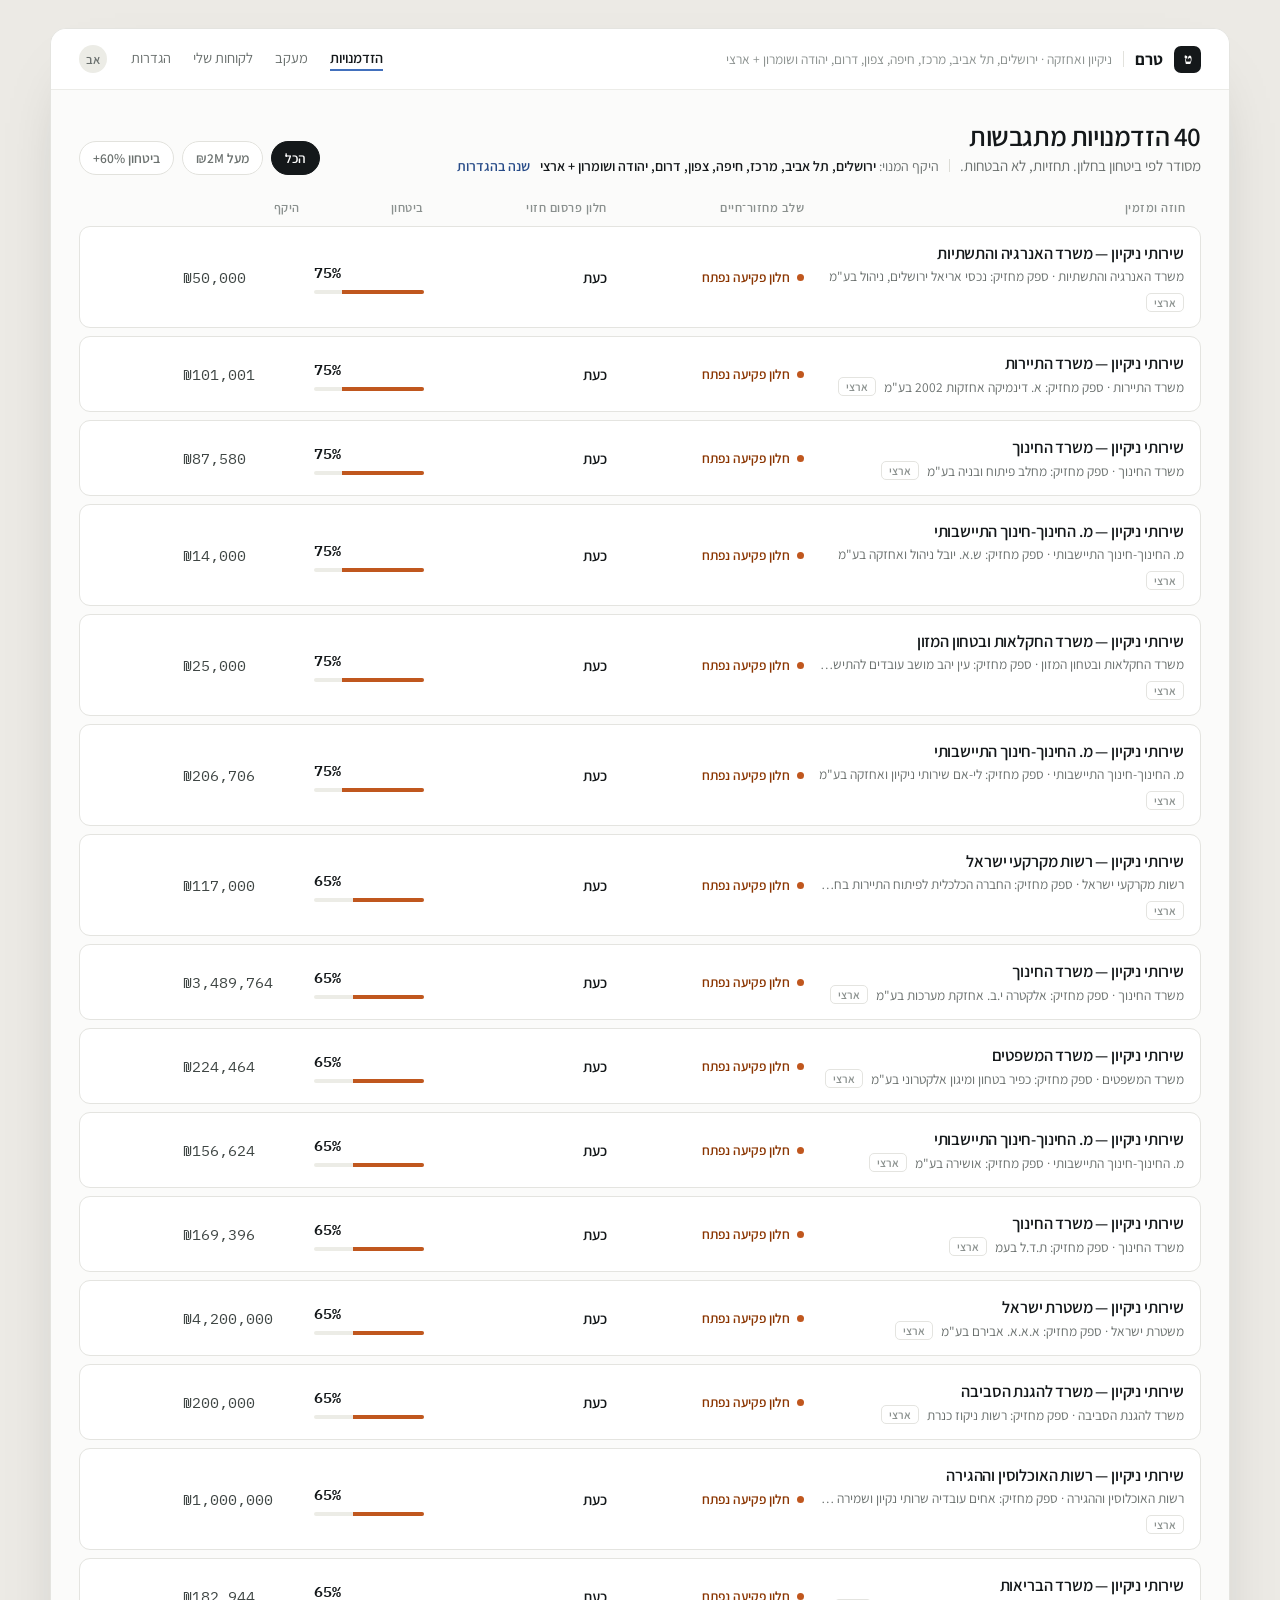
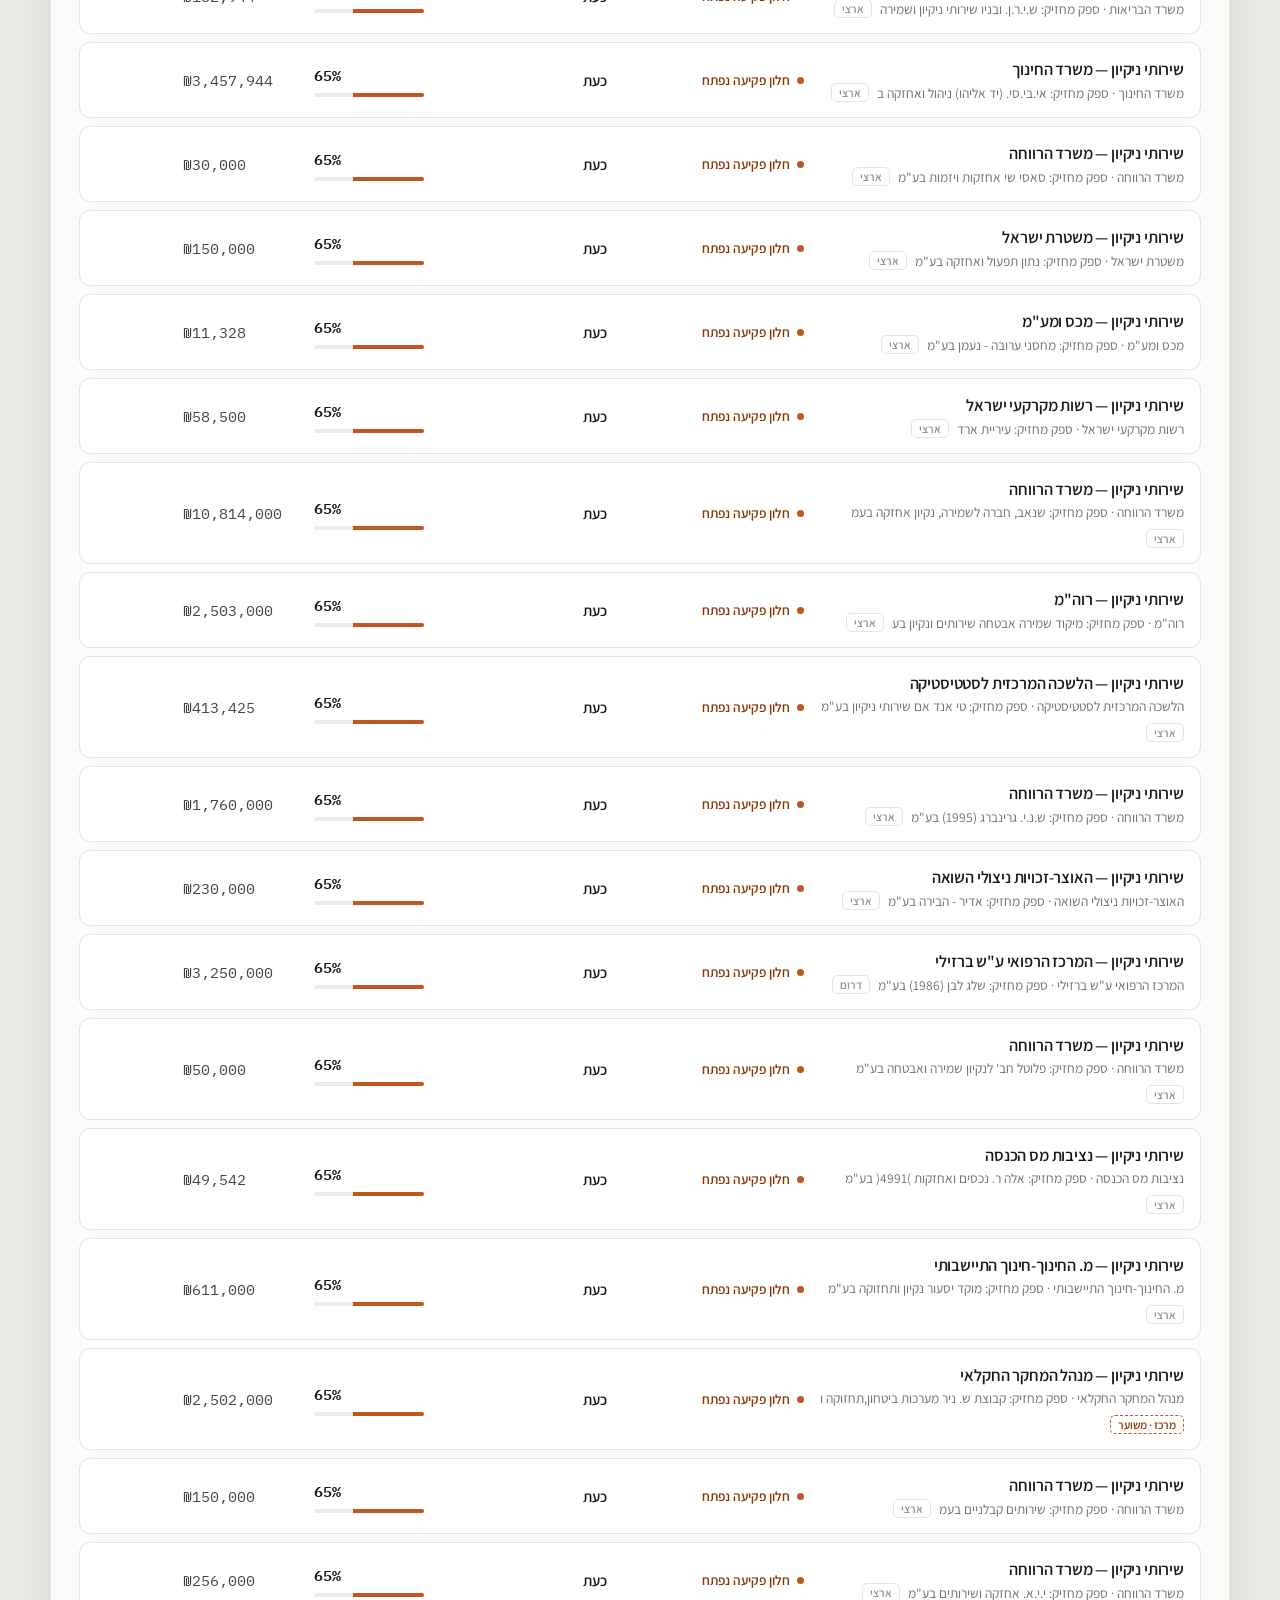
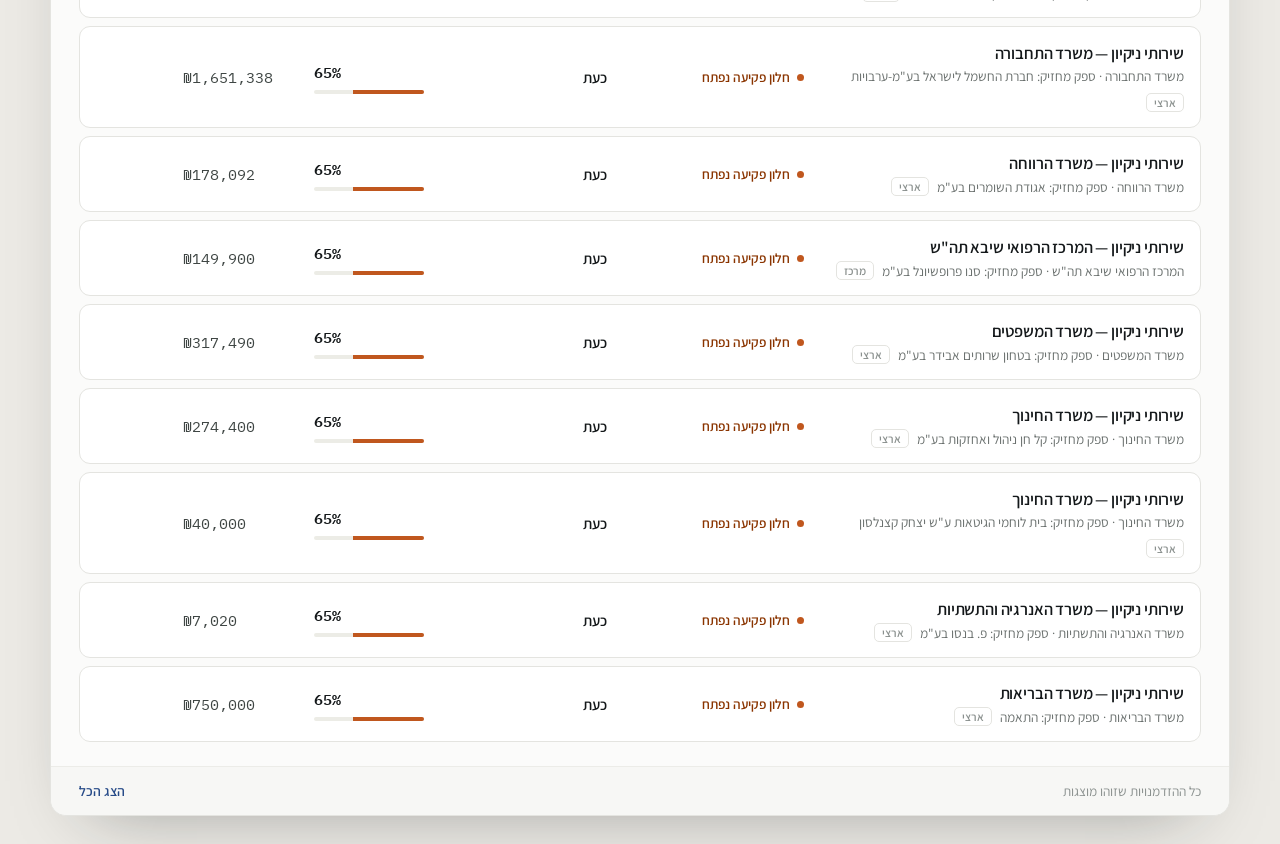
<file: tenders/app/standalone.html>
<!DOCTYPE html>
<html lang="he" dir="rtl">
<head>
<meta charset="utf-8">
<meta name="viewport" content="width=device-width, initial-scale=1">
<title>טרם — הזדמנויות</title>
</head>
<body>

<style>
:root{
  --page:#eceae5; --card:#fbfbfa; --ink:#14181a; --ink-soft:#6a706e; --ink-mute:#8a908e;
  --line:#ecece8; --line-2:#e4e4e0; --line-3:#e2e2dd; --surface-2:#f7f7f5; --chip:#ecece6;
  --p:oklch(0.42 0.11 260); --pd:oklch(0.55 0.13 260); --pb:oklch(0.96 0.03 250);
  --af:oklch(0.44 0.13 45); --ad:oklch(0.58 0.15 45); --ab:oklch(0.96 0.04 60);
  --neutral-bar:#dcdcd6; --neutral-bar-2:#c9c9c2; --neutral-bar-3:#e6e6e1;
}
*{box-sizing:border-box}
html,body{background:var(--page); margin:0}
body{direction:rtl; font-family:"Assistant",system-ui,sans-serif; color:var(--ink)}
a{color:var(--p); text-decoration:none}
a:hover{text-decoration:underline}
.ltr{direction:ltr; unicode-bidi:embed; font-family:"IBM Plex Mono",ui-monospace,monospace; font-variant-numeric:tabular-nums}
[hidden]{display:none !important}
.shell{min-height:100vh; background:var(--page); padding:28px; display:flex; justify-content:center}
.frame{
  width:100%; max-width:1180px; background:var(--card); border:1px solid var(--line-2);
  border-radius:16px; box-shadow:0 30px 70px -40px rgba(20,24,26,.4); overflow:hidden;
  display:flex; flex-direction:column;
}
header.topbar{
  display:flex; align-items:center; justify-content:space-between; padding:16px 28px;
  border-bottom:1px solid var(--line); background:#fff; flex-wrap:wrap; gap:12px;
}
.brand{display:flex; align-items:center; gap:11px}
.brand .mark{
  width:27px; height:27px; border-radius:7px; background:var(--ink); color:var(--card);
  display:flex; align-items:center; justify-content:center; font-family:"Frank Ruhl Libre",serif;
  font-size:15px; font-weight:700;
}
.brand .name{font-size:16.5px; font-weight:700; letter-spacing:-.01em}
.brand .sep{width:1px; height:16px; background:var(--line-3)}
.brand .scope{font-size:13.5px; color:var(--ink-mute)}
.navwrap{display:flex; align-items:center; gap:24px}
.nav{display:flex; gap:22px; font-size:14.5px}
.nav .tab{cursor:pointer; display:inline-flex; align-items:center; gap:6px; padding-bottom:2px; border-bottom:2px solid transparent}
.nav .count{font-family:"IBM Plex Mono",monospace; font-size:11.5px; color:var(--ink-mute)}
.nav .count.hot{color:var(--af); font-weight:700}
.avatar{
  width:28px; height:28px; border-radius:50%; background:var(--chip); display:flex; align-items:center;
  justify-content:center; font-size:12.5px; font-weight:600; color:var(--ink-soft); flex-shrink:0;
}

/* feed */
.feed-head{padding:28px 28px 10px; display:flex; align-items:flex-end; justify-content:space-between; gap:24px; flex-wrap:wrap}
.feed-head h1{margin:0; font-size:27px; font-weight:600; letter-spacing:-.015em}
.feed-head .sub{font-size:15px; color:var(--ink-soft)}
.filters{display:flex; gap:8px; flex-wrap:wrap}
.filter-chip{font-size:13.5px; font-weight:600; padding:7px 13px; border-radius:999px; border:1px solid var(--line-3); background:#fff; color:var(--ink-soft); cursor:pointer}
.filter-chip.active{background:var(--ink); color:#fff; border-color:var(--ink)}
.feed-table{padding:14px 28px 24px}
.feed-cols{
  display:grid; grid-template-columns:2.5fr 1.25fr 1.15fr .75fr .8fr .5fr; gap:14px;
  padding:0 16px 10px; font-size:12.5px; font-weight:600; letter-spacing:.04em; color:var(--ink-mute);
}
.feed-rows{display:flex; flex-direction:column; gap:8px}
.feed-row{
  display:grid; grid-template-columns:2.5fr 1.25fr 1.15fr .75fr .8fr .5fr; gap:14px; align-items:center;
  background:#fff; border:1px solid var(--line-2); border-radius:11px; padding:15px 16px; cursor:pointer;
  transition:border-color .15s, box-shadow .15s;
}
.feed-row:hover{border-color:#b9b9b1; box-shadow:0 8px 20px -14px rgba(20,24,26,.4)}
.feed-row .lead{display:flex; flex-direction:column; gap:3px; min-width:0}
.feed-row .lead .t{font-size:16.5px; font-weight:600; letter-spacing:-.01em; overflow:hidden; text-overflow:ellipsis; white-space:nowrap}
.feed-row .lead .s{font-size:13.5px; color:var(--ink-soft); overflow:hidden; text-overflow:ellipsis; white-space:nowrap}
.stage-pill{display:inline-flex; align-items:center; gap:7px; font-size:13.5px; font-weight:600}
.stage-pill .dot{width:7px; height:7px; border-radius:50%}
.win-cell{font-size:15px; font-weight:600}
.conf-cell{display:flex; flex-direction:column; gap:5px}
.conf-cell .n{font-size:15px; font-weight:600}
.conf-track{height:4px; border-radius:2px; background:var(--chip); overflow:hidden}
.conf-fill{display:block; height:4px}
.val-cell{font-size:15px; color:#3f4644}
.track-cell{font-size:12.5px; font-weight:600; text-align:left; color:var(--p)}
.feed-footer{display:flex; align-items:center; justify-content:space-between; padding:15px 28px; border-top:1px solid var(--line); background:var(--surface-2); flex-wrap:wrap; gap:10px}
.feed-footer .note{font-size:13.5px; color:var(--ink-mute)}
.feed-footer .link{font-size:14px; font-weight:600; color:var(--p); cursor:pointer}
.region-tag{font-size:11.5px; font-weight:600; border-radius:5px; padding:1px 7px; color:var(--ink-mute); border:1px solid var(--line-2)}
.region-tag.approx{color:var(--af); border:1px dashed var(--ad)}
.scope-line{display:flex; align-items:center; gap:10px; flex-wrap:wrap; margin-top:2px}
.scope-line .sep{width:1px; height:13px; background:var(--neutral-bar)}
.scope-line .cur{font-size:14px; color:var(--ink-soft)}
.scope-line .cur b{font-weight:600; color:var(--ink)}
.scope-line .change{font-size:14px; font-weight:600; color:var(--p); cursor:pointer}

/* dossier */
.crumb{display:flex; align-items:center; gap:10px; padding:13px 28px; border-bottom:1px solid var(--line); background:var(--surface-2); flex-wrap:wrap}
.crumb .back{font-size:14px; font-weight:600; color:var(--p); cursor:pointer}
.crumb .slash{font-size:14px; color:#b9bdbb}
.crumb .body{font-size:14px; color:var(--ink-soft)}
.crumb .code{font-family:"IBM Plex Mono",monospace; font-size:12px; color:var(--ink-mute); margin-inline-start:auto}
.dossier-body{padding:30px 28px 26px; display:flex; flex-direction:column; gap:26px}
.dossier-head{display:flex; flex-direction:column; gap:14px}
.stage-chip{display:inline-flex; align-items:center; gap:7px; font-size:13.5px; font-weight:600; padding:6px 12px; border-radius:999px}
.stage-chip .dot{width:7px; height:7px; border-radius:50%}
.dossier-updated{font-size:13.5px; color:var(--ink-mute)}
.dossier-head h1{margin:0; font-size:30px; font-weight:600; line-height:1.35; letter-spacing:-.015em; text-wrap:pretty; max-width:780px}
.dossier-head h1 .mark{border-bottom:2px solid var(--pd)}
.dossier-basis{margin:0; font-size:16.5px; line-height:1.6; color:#5b6260; max-width:640px}
.stat-grid{display:grid; grid-template-columns:repeat(4,1fr); gap:12px}
.stat-card{background:#fff; border:1px solid var(--line-2); border-radius:11px; padding:16px 18px; display:flex; flex-direction:column; gap:6px}
.stat-card .k{font-size:13px; color:var(--ink-mute)}
.stat-card .v{font-size:25px; font-weight:600; letter-spacing:-.02em}
.stat-card .sub{font-size:13px; color:var(--ink-soft)}
.dossier-grid{display:grid; grid-template-columns:1.55fr 1fr; gap:16px; align-items:start}
@media (max-width:860px){ .dossier-grid{grid-template-columns:1fr} .stat-grid{grid-template-columns:1fr 1fr} }
.col-main{display:flex; flex-direction:column; gap:16px}
.tl-label{font-size:13px; font-weight:600; letter-spacing:.06em; color:var(--ink-mute)}
.track-bar{display:flex; align-items:stretch; gap:6px}
.track-seg{display:flex; flex-direction:column; gap:8px}
.track-seg .bar{height:6px; border-radius:3px}
.track-seg .lbl{font-size:12.5px; font-weight:600}
.track-seg .dt{font-size:12px; color:var(--ink-mute)}
.why-card{background:#fff; border:1px solid var(--line-2); border-radius:11px; overflow:hidden}
.why-top{display:flex; align-items:center; justify-content:space-between; gap:12px; padding:15px 18px; flex-wrap:wrap}
.why-title{display:flex; align-items:center; gap:10px; flex-wrap:wrap}
.why-title .t{font-size:16px; font-weight:600}
.why-badge{font-size:12.5px; font-weight:600; color:var(--p); background:var(--pb); padding:3px 9px; border-radius:999px}
.why-toggle{font-family:inherit; font-size:14.5px; font-weight:600; color:var(--ink); background:#f2f2ef; border:1px solid var(--line-3); padding:7px 14px; border-radius:8px; cursor:pointer}
.why-toggle:hover{background:#e9e9e4}
.why-body{border-top:1px solid var(--line); padding:6px 18px 18px; display:flex; flex-direction:column}
.why-item{display:flex; gap:14px; padding:16px 0; border-bottom:1px solid #f1f1ee}
.why-item .n{width:26px; height:26px; flex:none; border-radius:8px; background:var(--pb); color:var(--p); display:flex; align-items:center; justify-content:center; font-size:13px; font-weight:700}
.why-item .body{display:flex; flex-direction:column; gap:5px}
.why-item .t{font-size:15.5px; font-weight:600}
.why-item .d{font-size:14.5px; line-height:1.6; color:#5b6260}
.why-item .src{font-size:12.5px; color:var(--ink-mute)}
.why-missing{font-size:14px; line-height:1.6; color:#5b6260; padding-top:14px}
.changes-card{background:#fff; border:1px solid var(--line-2); border-radius:11px; padding:15px 18px; display:flex; flex-direction:column; gap:12px}
.changes-card .head{display:flex; align-items:baseline; justify-content:space-between; gap:12px}
.changes-card .t{font-size:16px; font-weight:600}
.changes-card .since{font-size:12.5px; color:var(--ink-mute)}
.change-row{display:flex; gap:12px; padding-bottom:12px; border-bottom:1px solid #f4f4f1}
.change-row .dt{font-family:"IBM Plex Mono",monospace; font-size:12px; color:var(--ink-mute); min-width:58px; padding-top:3px}
.change-row .dot{width:7px; height:7px; border-radius:50%; margin-top:8px; flex:none}
.change-row .body{display:flex; flex-direction:column; gap:4px; flex:1; min-width:0}
.change-row .toprow{display:flex; align-items:center; gap:8px; flex-wrap:wrap}
.change-row .label{font-size:11.5px; font-weight:600; padding:2px 8px; border-radius:999px}
.change-row .delta{font-family:"IBM Plex Mono",monospace; font-size:12.5px; font-weight:500}
.change-row .desc{font-size:14.5px; line-height:1.5}
.change-row .src{font-size:12.5px; color:var(--ink-mute)}
.changes-empty{background:var(--surface-2); border:1px dashed var(--line-2); border-radius:9px; padding:16px 18px; display:flex; flex-direction:column; gap:4px}
.changes-empty .t{font-size:14.5px; font-weight:600}
.changes-empty .d{font-size:13.5px; line-height:1.55; color:var(--ink-soft)}
.changes-footnote{font-size:12.5px; line-height:1.5; color:var(--ink-mute)}
.col-side{display:flex; flex-direction:column; gap:14px}
.facts-card{background:#fff; border:1px solid var(--line-2); border-radius:11px; padding:16px 18px; display:flex; flex-direction:column; gap:11px}
.facts-card .t{font-size:15px; font-weight:600}
.fact-row{display:flex; justify-content:space-between; gap:10px; padding-bottom:9px; border-bottom:1px solid #f4f4f1; font-size:14px}
.fact-row .k{color:var(--ink-mute)}
.fact-row .v{font-weight:600}
.facts-note{font-size:12.5px; color:var(--ink-mute); line-height:1.5}
.action-card{border-radius:11px; padding:16px 18px; display:flex; flex-direction:column; gap:11px}
.action-card .t{font-size:15px; font-weight:600}
.action-card .note{font-size:13.5px; line-height:1.55; color:#5b6260}
.action-card button{font-family:inherit; font-size:15px; font-weight:600; padding:11px; border-radius:9px; cursor:pointer; width:100%}
.action-card .remind{font-size:14.5px; font-weight:600; color:var(--ink); background:#fff; border:1px solid var(--line-3); padding:10px; border-radius:9px; cursor:pointer; width:100%}
.action-card .remind:hover{border-color:var(--ink)}
.action-card .share{font-size:14px; font-weight:600; color:var(--p); cursor:pointer; align-self:center; background:none; border:0}
.dossier-footer{display:flex; align-items:center; justify-content:space-between; gap:16px; padding:15px 28px; border-top:1px solid var(--line); background:var(--surface-2); flex-wrap:wrap}
.dossier-footer .note{font-size:13.5px; color:var(--ink-mute)}
.dossier-footer .link{font-size:14px; font-weight:600; color:var(--p); cursor:pointer}
.stub-tip{font-size:12px; background:var(--ink); color:#fff; padding:6px 10px; border-radius:6px; position:fixed; bottom:20px; left:50%; transform:translateX(-50%); opacity:0; pointer-events:none; transition:opacity .15s; z-index:20}
.stub-tip.show{opacity:1}

/* digest */
.digest-head{padding:28px 28px 0; display:flex; align-items:flex-end; justify-content:space-between; gap:24px; flex-wrap:wrap}
.digest-head h1{margin:0; font-size:27px; font-weight:600; letter-spacing:-.015em}
.digest-head .sub{font-size:15px; color:var(--ink-soft)}
.digest-controls{display:flex; align-items:center; gap:10px; flex-wrap:wrap}
.digest-controls .lbl{font-size:13.5px; color:var(--ink-mute)}
.freq-chip{font-size:13.5px; font-weight:600; padding:7px 13px; border-radius:999px; cursor:pointer}
.digest-body{padding:22px 28px 26px; display:flex; flex-direction:column; gap:22px}
.digest-section{display:flex; flex-direction:column; gap:10px}
.digest-label{font-size:13px; font-weight:600; letter-spacing:.06em; color:var(--ink-mute)}
.digest-empty{background:#fff; border:1px solid var(--line-2); border-radius:11px; padding:22px; display:flex; flex-direction:column; gap:6px}
.digest-empty .t{font-size:16px; font-weight:600}
.digest-empty .d{font-size:14.5px; line-height:1.6; color:#5b6260; max-width:560px}
.digest-item{background:#fff; border:1px solid var(--line-2); border-radius:11px; padding:15px 17px; display:flex; gap:14px; align-items:flex-start; cursor:pointer; transition:border-color .15s, box-shadow .15s}
.digest-item:hover{border-color:#b9b9b1; box-shadow:0 8px 20px -14px rgba(20,24,26,.4)}
.digest-item .dot{width:8px; height:8px; border-radius:50%; margin-top:8px; flex:none}
.digest-item .body{display:flex; flex-direction:column; gap:5px; flex:1; min-width:0}
.digest-item .toprow{display:flex; align-items:center; gap:9px; flex-wrap:wrap}
.digest-item .name{font-size:16px; font-weight:600; letter-spacing:-.01em}
.digest-item .label{font-size:11.5px; font-weight:600; padding:2px 8px; border-radius:999px}
.digest-item .delta{font-family:"IBM Plex Mono",monospace; font-size:12.5px; font-weight:500}
.digest-item .desc{font-size:14.5px; line-height:1.55; color:#3f4644}
.digest-item .meta{font-size:12.5px; color:var(--ink-mute)}
.digest-item .side{display:flex; flex-direction:column; align-items:flex-end; gap:5px; flex:none}
.digest-item .date{font-family:"IBM Plex Mono",monospace; font-size:12px; color:var(--ink-mute)}
.digest-item .open{font-size:13.5px; font-weight:600; color:var(--p)}
.quiet-head{display:flex; align-items:center; gap:12px}
.quiet-head .rule{flex:1; height:1px; background:var(--line)}
.quiet-head .toggle{font-size:13.5px; font-weight:600; color:var(--ink-soft); cursor:pointer}
.quiet-row{display:flex; gap:12px; align-items:baseline; padding:9px 4px; border-bottom:1px dashed var(--line)}
.quiet-row .date{font-family:"IBM Plex Mono",monospace; font-size:12px; color:#b9bdbb; min-width:58px}
.quiet-row .t{font-size:14px; color:var(--ink-mute); flex:1}
.quiet-row .src{font-size:12.5px; color:#b9bdbb}

/* settings */
.settings-head{padding:28px 28px 0; display:flex; flex-direction:column; gap:6px}
.settings-head h1{margin:0; font-size:27px; font-weight:600; letter-spacing:-.015em}
.settings-head .sub{font-size:15px; color:var(--ink-soft); max-width:640px; line-height:1.55}
.settings-grid{padding:24px 28px 26px; display:grid; grid-template-columns:1.15fr 1fr; gap:18px; align-items:start}
@media (max-width:860px){ .settings-grid{grid-template-columns:1fr} }
.settings-col{display:flex; flex-direction:column; gap:18px}
.settings-card{background:#fff; border:1px solid var(--line-2); border-radius:12px; padding:18px; display:flex; flex-direction:column; gap:13px}
.settings-card .t{font-size:16px; font-weight:600}
.district-row{display:flex; flex-wrap:wrap; gap:8px}
.district-chip{font-size:14px; font-weight:600; padding:8px 14px; border-radius:999px; cursor:pointer}
.national-row{display:flex; align-items:flex-start; justify-content:space-between; gap:14px; border-top:1px solid #f1f1ee; padding-top:13px}
.national-row .body{display:flex; flex-direction:column; gap:4px}
.national-row .t2{font-size:15px; font-weight:600}
.national-row .d{font-size:13.5px; line-height:1.55; color:#5b6260; max-width:360px}
.national-toggle{font-size:13.5px; font-weight:600; padding:8px 14px; border-radius:999px; cursor:pointer; white-space:nowrap}
.scope-summary{background:var(--surface-2); border-radius:9px; padding:12px 14px; display:flex; flex-direction:column; gap:3px}
.scope-summary .t{font-size:14px; font-weight:600}
.scope-summary .d{font-size:13px; line-height:1.5; color:var(--ink-soft)}
.lookup-head{display:flex; align-items:baseline; justify-content:space-between; gap:12px}
.lookup-head .note{font-size:13px; color:var(--ink-mute)}
.lookup-cols{display:grid; grid-template-columns:1.5fr .8fr 1.3fr; gap:10px; font-size:12.5px; font-weight:600; color:var(--ink-mute); padding-bottom:8px; border-bottom:1px solid #f1f1ee}
.lookup-row{display:grid; grid-template-columns:1.5fr .8fr 1.3fr; gap:10px; align-items:center; padding-bottom:10px; border-bottom:1px solid #f7f7f4}
.lookup-row .body{font-size:14px; font-weight:600}
.lookup-row .tag{font-size:12px; font-weight:600; border-radius:6px; padding:3px 8px; justify-self:start}
.lookup-row .src{font-size:13px; line-height:1.45; color:var(--ink-soft)}
.lookup-note{font-size:13px; line-height:1.55; color:var(--ink-soft)}
.notif-row{display:flex; align-items:center; justify-content:space-between; gap:12px; padding-bottom:11px; border-bottom:1px solid #f4f4f1}
.notif-row .t{font-size:14.5px}
.notif-row .state{font-size:13px; font-weight:600}
.settings-footer{display:flex; align-items:center; justify-content:space-between; padding:15px 28px; border-top:1px solid var(--line); background:var(--surface-2)}
.settings-footer .note{font-size:13.5px; color:var(--ink-mute)}
.settings-footer .save{font-size:14px; font-weight:600; color:var(--p); cursor:pointer}

/* clients stub */
.stub-screen{padding:40px 28px; display:flex; flex-direction:column; gap:10px; align-items:flex-start}
.stub-screen h1{margin:0; font-size:24px; font-weight:600; letter-spacing:-.015em}
.stub-screen p{margin:0; font-size:15px; line-height:1.6; color:#5b6260; max-width:560px}
.stub-screen .back{font-size:14px; font-weight:600; color:var(--p); cursor:pointer}

@media print{
  header.topbar, .filters, .feed-footer .link, .crumb, .action-card, .dossier-footer .link{display:none !important}
  .shell{padding:0} .frame{box-shadow:none; border:0; border-radius:0; max-width:100%}
}
</style>
<link rel="preconnect" href="https://fonts.gstatic.com" crossorigin>
<link href="https://fonts.googleapis.com/css2?family=Frank+Ruhl+Libre:wght@700&family=Assistant:wght@300;400;500;600;700&family=IBM+Plex+Mono:wght@400;500&display=swap" rel="stylesheet">

<div class="shell">
  <div class="frame">
    <header class="topbar">
      <div class="brand">
        <span class="mark">ט</span>
        <span class="name">טרם</span>
        <span class="sep"></span>
        <span class="scope">ניקיון ואחזקה · <span id="header-scope">כלל הארץ</span></span>
      </div>
      <div class="navwrap">
        <div class="nav" id="nav"></div>
        <span class="avatar">אב</span>
      </div>
    </header>

    <div id="screen-feed">
      <div class="feed-head">
        <div>
          <h1 id="feed-title">הזדמנויות מתגבשות</h1>
          <div class="scope-line">
            <span class="sub">מסודר לפי ביטחון בחלון. תחזיות, לא הבטחות.</span>
            <span class="sep"></span>
            <span class="cur">היקף המנוי: <b id="feed-scope-label"></b></span>
            <span class="change" id="feed-goto-settings">שנה בהגדרות</span>
          </div>
        </div>
        <div class="filters" id="filters"></div>
      </div>
      <div class="feed-table">
        <div class="feed-cols">
          <span>חוזה ומזמין</span><span>שלב מחזור־חיים</span><span>חלון פרסום חזוי</span><span>ביטחון</span><span>היקף</span><span></span>
        </div>
        <div class="feed-rows" id="feed-rows"></div>
      </div>
      <div class="feed-footer">
        <span class="note" id="feed-footnote"></span>
        <span class="link" id="feed-showall">הצג הכל</span>
      </div>
    </div>

    <div id="screen-dossier" hidden>
      <div class="crumb">
        <span class="back" id="back-to-feed">← כל ההזדמנויות</span>
        <span class="slash">/</span>
        <span class="body" id="crumb-body"></span>
        <span class="code ltr" id="crumb-code"></span>
      </div>
      <div class="dossier-body" id="dossier-body"></div>
      <div class="dossier-footer">
        <span class="note">כל ההערכות נגזרות ממסמכים פומביים בלבד. תחזית, לא הבטחה.</span>
        <span class="link" id="dossier-pdf">הורד תיק כ-PDF</span>
      </div>
    </div>

    <div id="screen-digest" hidden>
      <div class="digest-head">
        <div>
          <h1 id="digest-title">מה השתנה</h1>
          <div class="sub" id="digest-sub"></div>
        </div>
        <div class="digest-controls">
          <span class="lbl">תקציר</span>
          <div id="digest-freqs" style="display:flex; gap:8px"></div>
        </div>
      </div>
      <div class="digest-body" id="digest-body"></div>
      <div class="dossier-footer">
        <span class="note">התקציר מדווח על תזוזות בראיות הפומביות — לא על החלטות שהתקבלו. תחזית, לא הבטחה.</span>
        <span class="link" id="digest-goto-settings">הגדרות התראות</span>
      </div>
    </div>

    <div id="screen-settings" hidden>
      <div class="settings-head">
        <h1>היקף המנוי</h1>
        <span class="sub">ההיקף קובע אילו חוזים נכנסים לניטור השוטף — לא סינון תצוגה. שינוי כאן משפיע על הפיד, על התקצירים ועל ההתראות.</span>
      </div>
      <div class="settings-grid" id="settings-grid"></div>
      <div class="settings-footer">
        <span class="note">שינוי היקף נכנס לתוקף מיידית בתצוגה זו (בפועל: עד 24 שעות בסריקה הבאה).</span>
        <span class="save" id="settings-save">שמור היקף</span>
      </div>
    </div>

    <div id="screen-clients" hidden>
      <div class="stub-screen">
        <h1>לקוחות שלי</h1>
        <p>התצוגה ההגנתית — החוזים שאתם מחזיקים, מנוקדים לפי חשיפה לאיבוד — מעוצבת בנפרד וטרם חוברה לאפליקציה הזו.</p>
        <span class="back" id="clients-back">← חזרה להזדמנויות</span>
      </div>
    </div>

  </div>
</div>
<div class="stub-tip" id="stub-tip">בקרוב</div>

<script>
const OPPS = [{"id": "513897074", "code": "TI-2026-1052", "name": "שירותי ניקיון — משרד האנרגיה והתשתיות", "body": "משרד האנרגיה והתשתיות", "holder": "נכסי אריאל ירושלים, ניהול בע\"מ", "region": {"national": true, "src": "משרד ממשלתי — גוף ארצי"}, "stage": "חלון פקיעה נפתח", "stageStep": 3, "stageKind": "amber", "window": "כעת", "conf": 75, "value": "50000", "updated": "מבוסס נתונים נוכחיים", "headlineMark": "נכסי אריאל ירושלים, ניהול בע\"מ", "headlineB": " ללא רישום המשך מאז 15.02.2018 — ייתכן הליך חדש שטרם פורסם.", "basis": "ההערכה מבוססת על רישומים פומביים בלבד — ראו את סעיף \"למה אנחנו חושבים כך\".", "track": [{"flex": 2, "label": "חוזה פעיל", "date": "2013–2018", "kind": "neutral"}, {"flex": 1, "label": "חלון פתוח", "date": "כעת", "kind": "amber"}, {"flex": 1, "label": "תום תקופה מאושרת", "date": "15.02.2018", "kind": "neutral-light"}], "facts": [{"k": "מכרז/הליך מקורי", "v": "542104"}, {"k": "מועד התחלה מוקדם ביותר שנמצא", "v": "01.05.2013"}, {"k": "מספר רישומים ציבוריים", "v": "5"}, {"k": "מנגנון אחרון", "v": "תקנה 3(4)(ב)(1) בתנאים זהים לתנאי ההתקשרות הראשונה ובנסיבות"}, {"k": "ספק מחזיק", "v": "נכסי אריאל ירושלים, ניהול בע\"מ"}, {"k": "תום תקופה מאושרת", "v": "15.02.2018"}], "why": [{"n": "1", "t": "אין רישום המשך פומבי", "d": "התקופה המאושרת האחרונה שנמצאה הסתיימה ב-15.02.2018. לא עלה רישום המשך תחת מספר הספק מאז — לא ידוע האם ההתקשרות נמשכה בלי רישום חדש, או שמתגבש הליך חדש.", "src": "מספר הליך 609877 · אחרון שנמצא"}, {"n": "2", "t": "הארכה קצרה משמעותית מהקודמת", "d": "ההתקשרות הקודמת הייתה לכ-365 ימים; ההארכה האחרונה הייתה לכ-24 ימים בלבד — לרוב סימן שתהליך רכש חדש עדיין לא הושלם.", "src": "מספר הליך 609877"}], "missing": "לא זמינה עדיין השוואה מול קדנציית פרסום היסטורית של הגורם המזמין, ולא זמין יומן שינויים — אלה דורשים מספר משיכות נתונים לאורך זמן, ויתווספו ככל שהמאגר יצטבר.", "daysToAct": 0, "isActive": false, "gapFlag": true}, {"id": "513283838", "code": "TI-2026-2F9B", "name": "שירותי ניקיון — משרד התיירות", "body": "משרד התיירות", "holder": "א. דינמיקה אחזקות 2002 בע\"מ", "region": {"national": true, "src": "משרד ממשלתי — גוף ארצי"}, "stage": "חלון פקיעה נפתח", "stageStep": 3, "stageKind": "amber", "window": "כעת", "conf": 75, "value": "101001", "updated": "מבוסס נתונים נוכחיים", "headlineMark": "א. דינמיקה אחזקות 2002 בע\"מ", "headlineB": " ללא רישום המשך מאז 30.09.2024 — ייתכן הליך חדש שטרם פורסם.", "basis": "ההערכה מבוססת על רישומים פומביים בלבד — ראו את סעיף \"למה אנחנו חושבים כך\".", "track": [{"flex": 2, "label": "חוזה פעיל", "date": "2011–2024", "kind": "neutral"}, {"flex": 1, "label": "חלון פתוח", "date": "כעת", "kind": "amber"}, {"flex": 1, "label": "תום תקופה מאושרת", "date": "30.09.2024", "kind": "neutral-light"}], "facts": [{"k": "מכרז/הליך מקורי", "v": "518866"}, {"k": "מועד התחלה מוקדם ביותר שנמצא", "v": "02.01.2011"}, {"k": "מספר רישומים ציבוריים", "v": "14"}, {"k": "מנגנון אחרון", "v": "תקנה 3ג - מימוש זכות ברירה"}, {"k": "ספק מחזיק", "v": "א. דינמיקה אחזקות 2002 בע\"מ"}, {"k": "תום תקופה מאושרת", "v": "30.09.2024"}], "why": [{"n": "1", "t": "אין רישום המשך פומבי", "d": "התקופה המאושרת האחרונה שנמצאה הסתיימה ב-30.09.2024. לא עלה רישום המשך תחת מספר הספק מאז — לא ידוע האם ההתקשרות נמשכה בלי רישום חדש, או שמתגבש הליך חדש.", "src": "מספר הליך 4000584736 · אחרון שנמצא"}, {"n": "2", "t": "הארכה קצרה משמעותית מהקודמת", "d": "ההתקשרות הקודמת הייתה לכ-365 ימים; ההארכה האחרונה הייתה לכ-182 ימים בלבד — לרוב סימן שתהליך רכש חדש עדיין לא הושלם.", "src": "מספר הליך 4000584736"}], "missing": "לא זמינה עדיין השוואה מול קדנציית פרסום היסטורית של הגורם המזמין, ולא זמין יומן שינויים — אלה דורשים מספר משיכות נתונים לאורך זמן, ויתווספו ככל שהמאגר יצטבר.", "daysToAct": 0, "isActive": false, "gapFlag": true}, {"id": "512062944", "code": "TI-2026-763A", "name": "שירותי ניקיון — משרד החינוך", "body": "משרד החינוך", "holder": "מחלב פיתוח ובניה בע\"מ", "region": {"national": true, "src": "משרד ממשלתי — גוף ארצי"}, "stage": "חלון פקיעה נפתח", "stageStep": 3, "stageKind": "amber", "window": "כעת", "conf": 75, "value": "87580", "updated": "מבוסס נתונים נוכחיים", "headlineMark": "מחלב פיתוח ובניה בע\"מ", "headlineB": " ללא רישום המשך מאז 30.06.2012 — ייתכן הליך חדש שטרם פורסם.", "basis": "ההערכה מבוססת על רישומים פומביים בלבד — ראו את סעיף \"למה אנחנו חושבים כך\".", "track": [{"flex": 2, "label": "חוזה פעיל", "date": "2011–2012", "kind": "neutral"}, {"flex": 1, "label": "חלון פתוח", "date": "כעת", "kind": "amber"}, {"flex": 1, "label": "תום תקופה מאושרת", "date": "30.06.2012", "kind": "neutral-light"}], "facts": [{"k": "מכרז/הליך מקורי", "v": "519159"}, {"k": "מועד התחלה מוקדם ביותר שנמצא", "v": "01.01.2011"}, {"k": "מספר רישומים ציבוריים", "v": "2"}, {"k": "מנגנון אחרון", "v": "תקנה 3(4)(ב)(3) בתנאים זהים לתנאי ההתקשרות הראשונה ובנסיבות"}, {"k": "ספק מחזיק", "v": "מחלב פיתוח ובניה בע\"מ"}, {"k": "תום תקופה מאושרת", "v": "30.06.2012"}], "why": [{"n": "1", "t": "אין רישום המשך פומבי", "d": "התקופה המאושרת האחרונה שנמצאה הסתיימה ב-30.06.2012. לא עלה רישום המשך תחת מספר הספק מאז — לא ידוע האם ההתקשרות נמשכה בלי רישום חדש, או שמתגבש הליך חדש.", "src": "מספר הליך 527645 · אחרון שנמצא"}, {"n": "2", "t": "הארכה קצרה משמעותית מהקודמת", "d": "ההתקשרות הקודמת הייתה לכ-364 ימים; ההארכה האחרונה הייתה לכ-181 ימים בלבד — לרוב סימן שתהליך רכש חדש עדיין לא הושלם.", "src": "מספר הליך 527645"}], "missing": "לא זמינה עדיין השוואה מול קדנציית פרסום היסטורית של הגורם המזמין, ולא זמין יומן שינויים — אלה דורשים מספר משיכות נתונים לאורך זמן, ויתווספו ככל שהמאגר יצטבר.", "daysToAct": 0, "isActive": false, "gapFlag": true}, {"id": "513640839", "code": "TI-2026-B012", "name": "שירותי ניקיון — מ. החינוך-חינוך התיישבותי", "body": "מ. החינוך-חינוך התיישבותי", "holder": "ש.א. יובל ניהול ואחזקה בע\"מ", "region": {"national": true, "src": "מינהל ארצי — בתי ספר בפריסה ארצית"}, "stage": "חלון פקיעה נפתח", "stageStep": 3, "stageKind": "amber", "window": "כעת", "conf": 75, "value": "14000", "updated": "מבוסס נתונים נוכחיים", "headlineMark": "ש.א. יובל ניהול ואחזקה בע\"מ", "headlineB": " ללא רישום המשך מאז 31.12.2016 — ייתכן הליך חדש שטרם פורסם.", "basis": "ההערכה מבוססת על רישומים פומביים בלבד — ראו את סעיף \"למה אנחנו חושבים כך\".", "track": [{"flex": 2, "label": "חוזה פעיל", "date": "2014–2016", "kind": "neutral"}, {"flex": 1, "label": "חלון פתוח", "date": "כעת", "kind": "amber"}, {"flex": 1, "label": "תום תקופה מאושרת", "date": "31.12.2016", "kind": "neutral-light"}], "facts": [{"k": "מכרז/הליך מקורי", "v": "556569"}, {"k": "מועד התחלה מוקדם ביותר שנמצא", "v": "01.10.2014"}, {"k": "מספר רישומים ציבוריים", "v": "3"}, {"k": "מנגנון אחרון", "v": "תקנה 3(4)(ב)(1) בתנאים זהים לתנאי ההתקשרות הראשונה ובנסיבות"}, {"k": "ספק מחזיק", "v": "ש.א. יובל ניהול ואחזקה בע\"מ"}, {"k": "תום תקופה מאושרת", "v": "31.12.2016"}], "why": [{"n": "1", "t": "אין רישום המשך פומבי", "d": "התקופה המאושרת האחרונה שנמצאה הסתיימה ב-31.12.2016. לא עלה רישום המשך תחת מספר הספק מאז — לא ידוע האם ההתקשרות נמשכה בלי רישום חדש, או שמתגבש הליך חדש.", "src": "מספר הליך 587422 · אחרון שנמצא"}, {"n": "2", "t": "הארכה קצרה משמעותית מהקודמת", "d": "ההתקשרות הקודמת הייתה לכ-365 ימים; ההארכה האחרונה הייתה לכ-91 ימים בלבד — לרוב סימן שתהליך רכש חדש עדיין לא הושלם.", "src": "מספר הליך 587422"}], "missing": "לא זמינה עדיין השוואה מול קדנציית פרסום היסטורית של הגורם המזמין, ולא זמין יומן שינויים — אלה דורשים מספר משיכות נתונים לאורך זמן, ויתווספו ככל שהמאגר יצטבר.", "daysToAct": 0, "isActive": false, "gapFlag": true}, {"id": "570017491", "code": "TI-2026-C7A2", "name": "שירותי ניקיון — משרד החקלאות ובטחון המזון", "body": "משרד החקלאות ובטחון המזון", "holder": "עין יהב מושב עובדים להתישבות חקלאית", "region": {"national": true, "src": "משרד ממשלתי — גוף ארצי"}, "stage": "חלון פקיעה נפתח", "stageStep": 3, "stageKind": "amber", "window": "כעת", "conf": 75, "value": "25000", "updated": "מבוסס נתונים נוכחיים", "headlineMark": "עין יהב מושב עובדים להתישבות חקלאית", "headlineB": " ללא רישום המשך מאז 03.07.2019 — ייתכן הליך חדש שטרם פורסם.", "basis": "ההערכה מבוססת על רישומים פומביים בלבד — ראו את סעיף \"למה אנחנו חושבים כך\".", "track": [{"flex": 2, "label": "חוזה פעיל", "date": "2012–2019", "kind": "neutral"}, {"flex": 1, "label": "חלון פתוח", "date": "כעת", "kind": "amber"}, {"flex": 1, "label": "תום תקופה מאושרת", "date": "03.07.2019", "kind": "neutral-light"}], "facts": [{"k": "מכרז/הליך מקורי", "v": "531348"}, {"k": "מועד התחלה מוקדם ביותר שנמצא", "v": "27.03.2012"}, {"k": "מספר רישומים ציבוריים", "v": "6"}, {"k": "מנגנון אחרון", "v": "תקנה 3(29) - ספק יחיד"}, {"k": "ספק מחזיק", "v": "עין יהב מושב עובדים להתישבות חקלאית"}, {"k": "תום תקופה מאושרת", "v": "03.07.2019"}], "why": [{"n": "1", "t": "אין רישום המשך פומבי", "d": "התקופה המאושרת האחרונה שנמצאה הסתיימה ב-03.07.2019. לא עלה רישום המשך תחת מספר הספק מאז — לא ידוע האם ההתקשרות נמשכה בלי רישום חדש, או שמתגבש הליך חדש.", "src": "מספר הליך 619634 · אחרון שנמצא"}, {"n": "2", "t": "הארכה קצרה משמעותית מהקודמת", "d": "ההתקשרות הקודמת הייתה לכ-1159 ימים; ההארכה האחרונה הייתה לכ-365 ימים בלבד — לרוב סימן שתהליך רכש חדש עדיין לא הושלם.", "src": "מספר הליך 619634"}], "missing": "לא זמינה עדיין השוואה מול קדנציית פרסום היסטורית של הגורם המזמין, ולא זמין יומן שינויים — אלה דורשים מספר משיכות נתונים לאורך זמן, ויתווספו ככל שהמאגר יצטבר.", "daysToAct": 0, "isActive": false, "gapFlag": true}, {"id": "514326750", "code": "TI-2026-38B0", "name": "שירותי ניקיון — מ. החינוך-חינוך התיישבותי", "body": "מ. החינוך-חינוך התיישבותי", "holder": "לי-אם שירותי ניקיון ואחזקה בע\"מ", "region": {"national": true, "src": "מינהל ארצי — בתי ספר בפריסה ארצית"}, "stage": "חלון פקיעה נפתח", "stageStep": 3, "stageKind": "amber", "window": "כעת", "conf": 75, "value": "206706", "updated": "מבוסס נתונים נוכחיים", "headlineMark": "לי-אם שירותי ניקיון ואחזקה בע\"מ", "headlineB": " ללא רישום המשך מאז 31.03.2026 — ייתכן הליך חדש שטרם פורסם.", "basis": "ההערכה מבוססת על רישומים פומביים בלבד — ראו את סעיף \"למה אנחנו חושבים כך\".", "track": [{"flex": 2, "label": "חוזה פעיל", "date": "2022–2026", "kind": "neutral"}, {"flex": 1, "label": "חלון פתוח", "date": "כעת", "kind": "amber"}, {"flex": 1, "label": "תום תקופה מאושרת", "date": "31.03.2026", "kind": "neutral-light"}], "facts": [{"k": "מכרז/הליך מקורי", "v": "4000547378"}, {"k": "מועד התחלה מוקדם ביותר שנמצא", "v": "01.04.2022"}, {"k": "מספר רישומים ציבוריים", "v": "3"}, {"k": "מנגנון אחרון", "v": "תקנה 3(4)(ב)(3) בתנאים זהים לתנאי ההתקשרות הראשונה ובנסיבות"}, {"k": "ספק מחזיק", "v": "לי-אם שירותי ניקיון ואחזקה בע\"מ"}, {"k": "תום תקופה מאושרת", "v": "31.03.2026"}], "why": [{"n": "1", "t": "אין רישום המשך פומבי", "d": "התקופה המאושרת האחרונה שנמצאה הסתיימה ב-31.03.2026. לא עלה רישום המשך תחת מספר הספק מאז — לא ידוע האם ההתקשרות נמשכה בלי רישום חדש, או שמתגבש הליך חדש.", "src": "מספר הליך 4000611611 · אחרון שנמצא"}, {"n": "2", "t": "הארכה קצרה משמעותית מהקודמת", "d": "ההתקשרות הקודמת הייתה לכ-364 ימים; ההארכה האחרונה הייתה לכ-107 ימים בלבד — לרוב סימן שתהליך רכש חדש עדיין לא הושלם.", "src": "מספר הליך 4000611611"}], "missing": "לא זמינה עדיין השוואה מול קדנציית פרסום היסטורית של הגורם המזמין, ולא זמין יומן שינויים — אלה דורשים מספר משיכות נתונים לאורך זמן, ויתווספו ככל שהמאגר יצטבר.", "daysToAct": 0, "isActive": false, "gapFlag": true}, {"id": "511967598", "code": "TI-2026-38D9", "name": "שירותי ניקיון — רשות מקרקעי ישראל", "body": "רשות מקרקעי ישראל", "holder": "החברה הכלכלית לפיתוח התיירות בחבל א", "region": {"national": true, "src": "גוף ארצי"}, "stage": "חלון פקיעה נפתח", "stageStep": 3, "stageKind": "amber", "window": "כעת", "conf": 65, "value": "117000", "updated": "מבוסס נתונים נוכחיים", "headlineMark": "החברה הכלכלית לפיתוח התיירות בחבל א", "headlineB": " ללא רישום המשך מאז 31.12.2018 — ייתכן הליך חדש שטרם פורסם.", "basis": "ההערכה מבוססת על רישומים פומביים בלבד — ראו את סעיף \"למה אנחנו חושבים כך\".", "track": [{"flex": 2, "label": "חוזה פעיל", "date": "2018–2018", "kind": "neutral"}, {"flex": 1, "label": "חלון פתוח", "date": "כעת", "kind": "amber"}, {"flex": 1, "label": "תום תקופה מאושרת", "date": "31.12.2018", "kind": "neutral-light"}], "facts": [{"k": "מכרז/הליך מקורי", "v": "619813"}, {"k": "מועד התחלה מוקדם ביותר שנמצא", "v": "01.03.2018"}, {"k": "מספר רישומים ציבוריים", "v": "2"}, {"k": "מנגנון אחרון", "v": "תקנה 3(29) - ספק יחיד"}, {"k": "ספק מחזיק", "v": "החברה הכלכלית לפיתוח התיירות בחבל א"}, {"k": "תום תקופה מאושרת", "v": "31.12.2018"}], "why": [{"n": "1", "t": "אין רישום המשך פומבי", "d": "התקופה המאושרת האחרונה שנמצאה הסתיימה ב-31.12.2018. לא עלה רישום המשך תחת מספר הספק מאז — לא ידוע האם ההתקשרות נמשכה בלי רישום חדש, או שמתגבש הליך חדש.", "src": "מספר הליך 619813 · אחרון שנמצא"}], "missing": "לא זמינה עדיין השוואה מול קדנציית פרסום היסטורית של הגורם המזמין, ולא זמין יומן שינויים — אלה דורשים מספר משיכות נתונים לאורך זמן, ויתווספו ככל שהמאגר יצטבר.", "daysToAct": 0, "isActive": false, "gapFlag": true}, {"id": "510625486", "code": "TI-2026-5FE9", "name": "שירותי ניקיון — משרד החינוך", "body": "משרד החינוך", "holder": "אלקטרה י.ב. אחזקת מערכות בע\"מ", "region": {"national": true, "src": "משרד ממשלתי — גוף ארצי"}, "stage": "חלון פקיעה נפתח", "stageStep": 3, "stageKind": "amber", "window": "כעת", "conf": 65, "value": "3489764", "updated": "מבוסס נתונים נוכחיים", "headlineMark": "אלקטרה י.ב. אחזקת מערכות בע\"מ", "headlineB": " ללא רישום המשך מאז 31.01.2022 — ייתכן הליך חדש שטרם פורסם.", "basis": "ההערכה מבוססת על רישומים פומביים בלבד — ראו את סעיף \"למה אנחנו חושבים כך\".", "track": [{"flex": 2, "label": "חוזה פעיל", "date": "2021–2022", "kind": "neutral"}, {"flex": 1, "label": "חלון פתוח", "date": "כעת", "kind": "amber"}, {"flex": 1, "label": "תום תקופה מאושרת", "date": "31.01.2022", "kind": "neutral-light"}], "facts": [{"k": "מכרז/הליך מקורי", "v": "4000525318"}, {"k": "מועד התחלה מוקדם ביותר שנמצא", "v": "01.01.2021"}, {"k": "מספר רישומים ציבוריים", "v": "3"}, {"k": "מנגנון אחרון", "v": "תקנה 3(4)(ב)(3) בתנאים זהים לתנאי ההתקשרות הראשונה ובנסיבות"}, {"k": "ספק מחזיק", "v": "אלקטרה י.ב. אחזקת מערכות בע\"מ"}, {"k": "תום תקופה מאושרת", "v": "31.01.2022"}], "why": [{"n": "1", "t": "אין רישום המשך פומבי", "d": "התקופה המאושרת האחרונה שנמצאה הסתיימה ב-31.01.2022. לא עלה רישום המשך תחת מספר הספק מאז — לא ידוע האם ההתקשרות נמשכה בלי רישום חדש, או שמתגבש הליך חדש.", "src": "מספר הליך 4000542707 · אחרון שנמצא"}], "missing": "לא זמינה עדיין השוואה מול קדנציית פרסום היסטורית של הגורם המזמין, ולא זמין יומן שינויים — אלה דורשים מספר משיכות נתונים לאורך זמן, ויתווספו ככל שהמאגר יצטבר.", "daysToAct": 0, "isActive": false, "gapFlag": true}, {"id": "511693913", "code": "TI-2026-77CC", "name": "שירותי ניקיון — משרד המשפטים", "body": "משרד המשפטים", "holder": "כפיר בטחון ומיגון אלקטרוני בע\"מ", "region": {"national": true, "src": "משרד ממשלתי — גוף ארצי"}, "stage": "חלון פקיעה נפתח", "stageStep": 3, "stageKind": "amber", "window": "כעת", "conf": 65, "value": "224464", "updated": "מבוסס נתונים נוכחיים", "headlineMark": "כפיר בטחון ומיגון אלקטרוני בע\"מ", "headlineB": " ללא רישום המשך מאז 30.09.2010 — ייתכן הליך חדש שטרם פורסם.", "basis": "ההערכה מבוססת על רישומים פומביים בלבד — ראו את סעיף \"למה אנחנו חושבים כך\".", "track": [{"flex": 2, "label": "חוזה פעיל", "date": "2010–2010", "kind": "neutral"}, {"flex": 1, "label": "חלון פתוח", "date": "כעת", "kind": "amber"}, {"flex": 1, "label": "תום תקופה מאושרת", "date": "30.09.2010", "kind": "neutral-light"}], "facts": [{"k": "מכרז/הליך מקורי", "v": "510317"}, {"k": "מועד התחלה מוקדם ביותר שנמצא", "v": "01.01.2010"}, {"k": "מספר רישומים ציבוריים", "v": "2"}, {"k": "מנגנון אחרון", "v": "תקנה 3(29) - ספק יחיד"}, {"k": "ספק מחזיק", "v": "כפיר בטחון ומיגון אלקטרוני בע\"מ"}, {"k": "תום תקופה מאושרת", "v": "30.09.2010"}], "why": [{"n": "1", "t": "אין רישום המשך פומבי", "d": "התקופה המאושרת האחרונה שנמצאה הסתיימה ב-30.09.2010. לא עלה רישום המשך תחת מספר הספק מאז — לא ידוע האם ההתקשרות נמשכה בלי רישום חדש, או שמתגבש הליך חדש.", "src": "מספר הליך 513802 · אחרון שנמצא"}], "missing": "לא זמינה עדיין השוואה מול קדנציית פרסום היסטורית של הגורם המזמין, ולא זמין יומן שינויים — אלה דורשים מספר משיכות נתונים לאורך זמן, ויתווספו ככל שהמאגר יצטבר.", "daysToAct": 0, "isActive": false, "gapFlag": true}, {"id": "511113243", "code": "TI-2026-49AB", "name": "שירותי ניקיון — מ. החינוך-חינוך התיישבותי", "body": "מ. החינוך-חינוך התיישבותי", "holder": "אושירה בע\"מ", "region": {"national": true, "src": "מינהל ארצי — בתי ספר בפריסה ארצית"}, "stage": "חלון פקיעה נפתח", "stageStep": 3, "stageKind": "amber", "window": "כעת", "conf": 65, "value": "156624", "updated": "מבוסס נתונים נוכחיים", "headlineMark": "אושירה בע\"מ", "headlineB": " ללא רישום המשך מאז 31.12.2023 — ייתכן הליך חדש שטרם פורסם.", "basis": "ההערכה מבוססת על רישומים פומביים בלבד — ראו את סעיף \"למה אנחנו חושבים כך\".", "track": [{"flex": 2, "label": "חוזה פעיל", "date": "2023–2023", "kind": "neutral"}, {"flex": 1, "label": "חלון פתוח", "date": "כעת", "kind": "amber"}, {"flex": 1, "label": "תום תקופה מאושרת", "date": "31.12.2023", "kind": "neutral-light"}], "facts": [{"k": "מכרז/הליך מקורי", "v": "4000560563"}, {"k": "מועד התחלה מוקדם ביותר שנמצא", "v": "01.01.2023"}, {"k": "מספר רישומים ציבוריים", "v": "1"}, {"k": "מנגנון אחרון", "v": "תקנה 3 - פטור ממכרז"}, {"k": "ספק מחזיק", "v": "אושירה בע\"מ"}, {"k": "תום תקופה מאושרת", "v": "31.12.2023"}], "why": [{"n": "1", "t": "אין רישום המשך פומבי", "d": "התקופה המאושרת האחרונה שנמצאה הסתיימה ב-31.12.2023. לא עלה רישום המשך תחת מספר הספק מאז — לא ידוע האם ההתקשרות נמשכה בלי רישום חדש, או שמתגבש הליך חדש.", "src": "מספר הליך 4000560563 · אחרון שנמצא"}], "missing": "לא זמינה עדיין השוואה מול קדנציית פרסום היסטורית של הגורם המזמין, ולא זמין יומן שינויים — אלה דורשים מספר משיכות נתונים לאורך זמן, ויתווספו ככל שהמאגר יצטבר.", "daysToAct": 0, "isActive": false, "gapFlag": true}, {"id": "510563240", "code": "TI-2026-3AA8", "name": "שירותי ניקיון — משרד החינוך", "body": "משרד החינוך", "holder": "ת.ד.ל בעמ", "region": {"national": true, "src": "משרד ממשלתי — גוף ארצי"}, "stage": "חלון פקיעה נפתח", "stageStep": 3, "stageKind": "amber", "window": "כעת", "conf": 65, "value": "169396", "updated": "מבוסס נתונים נוכחיים", "headlineMark": "ת.ד.ל בעמ", "headlineB": " ללא רישום המשך מאז 30.09.2024 — ייתכן הליך חדש שטרם פורסם.", "basis": "ההערכה מבוססת על רישומים פומביים בלבד — ראו את סעיף \"למה אנחנו חושבים כך\".", "track": [{"flex": 2, "label": "חוזה פעיל", "date": "2022–2024", "kind": "neutral"}, {"flex": 1, "label": "חלון פתוח", "date": "כעת", "kind": "amber"}, {"flex": 1, "label": "תום תקופה מאושרת", "date": "30.09.2024", "kind": "neutral-light"}], "facts": [{"k": "מכרז/הליך מקורי", "v": "4000546181"}, {"k": "מועד התחלה מוקדם ביותר שנמצא", "v": "01.01.2022"}, {"k": "מספר רישומים ציבוריים", "v": "4"}, {"k": "מנגנון אחרון", "v": "תקנה 3(4)(ב)(3) בתנאים זהים לתנאי ההתקשרות הראשונה ובנסיבות"}, {"k": "ספק מחזיק", "v": "ת.ד.ל בעמ"}, {"k": "תום תקופה מאושרת", "v": "30.09.2024"}], "why": [{"n": "1", "t": "אין רישום המשך פומבי", "d": "התקופה המאושרת האחרונה שנמצאה הסתיימה ב-30.09.2024. לא עלה רישום המשך תחת מספר הספק מאז — לא ידוע האם ההתקשרות נמשכה בלי רישום חדש, או שמתגבש הליך חדש.", "src": "מספר הליך 4000590570 · אחרון שנמצא"}], "missing": "לא זמינה עדיין השוואה מול קדנציית פרסום היסטורית של הגורם המזמין, ולא זמין יומן שינויים — אלה דורשים מספר משיכות נתונים לאורך זמן, ויתווספו ככל שהמאגר יצטבר.", "daysToAct": 0, "isActive": false, "gapFlag": true}, {"id": "511412041", "code": "TI-2026-36CA", "name": "שירותי ניקיון — משטרת ישראל", "body": "משטרת ישראל", "holder": "א.א.א. אבירם בע\"מ", "region": {"national": true, "src": "גוף ארצי"}, "stage": "חלון פקיעה נפתח", "stageStep": 3, "stageKind": "amber", "window": "כעת", "conf": 65, "value": "4200000", "updated": "מבוסס נתונים נוכחיים", "headlineMark": "א.א.א. אבירם בע\"מ", "headlineB": " ללא רישום המשך מאז 30.05.2025 — ייתכן הליך חדש שטרם פורסם.", "basis": "ההערכה מבוססת על רישומים פומביים בלבד — ראו את סעיף \"למה אנחנו חושבים כך\".", "track": [{"flex": 2, "label": "חוזה פעיל", "date": "2007–2025", "kind": "neutral"}, {"flex": 1, "label": "חלון פתוח", "date": "כעת", "kind": "amber"}, {"flex": 1, "label": "תום תקופה מאושרת", "date": "30.05.2025", "kind": "neutral-light"}], "facts": [{"k": "מכרז/הליך מקורי", "v": "500350"}, {"k": "מועד התחלה מוקדם ביותר שנמצא", "v": "01.01.2007"}, {"k": "מספר רישומים ציבוריים", "v": "13"}, {"k": "מנגנון אחרון", "v": "תקנה 3(4)(ב)(3) בתנאים זהים לתנאי ההתקשרות הראשונה ובנסיבות"}, {"k": "ספק מחזיק", "v": "א.א.א. אבירם בע\"מ"}, {"k": "תום תקופה מאושרת", "v": "30.05.2025"}], "why": [{"n": "1", "t": "אין רישום המשך פומבי", "d": "התקופה המאושרת האחרונה שנמצאה הסתיימה ב-30.05.2025. לא עלה רישום המשך תחת מספר הספק מאז — לא ידוע האם ההתקשרות נמשכה בלי רישום חדש, או שמתגבש הליך חדש.", "src": "מספר הליך 4000599043 · אחרון שנמצא"}], "missing": "לא זמינה עדיין השוואה מול קדנציית פרסום היסטורית של הגורם המזמין, ולא זמין יומן שינויים — אלה דורשים מספר משיכות נתונים לאורך זמן, ויתווספו ככל שהמאגר יצטבר.", "daysToAct": 0, "isActive": false, "gapFlag": true}, {"id": "501800031", "code": "TI-2026-4145", "name": "שירותי ניקיון — משרד להגנת הסביבה", "body": "משרד להגנת הסביבה", "holder": "רשות ניקוז כנרת", "region": {"national": true, "src": "משרד ממשלתי — גוף ארצי"}, "stage": "חלון פקיעה נפתח", "stageStep": 3, "stageKind": "amber", "window": "כעת", "conf": 65, "value": "200000", "updated": "מבוסס נתונים נוכחיים", "headlineMark": "רשות ניקוז כנרת", "headlineB": " ללא רישום המשך מאז 16.12.2013 — ייתכן הליך חדש שטרם פורסם.", "basis": "ההערכה מבוססת על רישומים פומביים בלבד — ראו את סעיף \"למה אנחנו חושבים כך\".", "track": [{"flex": 2, "label": "חוזה פעיל", "date": "2012–2013", "kind": "neutral"}, {"flex": 1, "label": "חלון פתוח", "date": "כעת", "kind": "amber"}, {"flex": 1, "label": "תום תקופה מאושרת", "date": "16.12.2013", "kind": "neutral-light"}], "facts": [{"k": "מכרז/הליך מקורי", "v": "540334"}, {"k": "מועד התחלה מוקדם ביותר שנמצא", "v": "17.12.2012"}, {"k": "מספר רישומים ציבוריים", "v": "1"}, {"k": "מנגנון אחרון", "v": "תקנה 3(30) - מיזם משותף"}, {"k": "ספק מחזיק", "v": "רשות ניקוז כנרת"}, {"k": "תום תקופה מאושרת", "v": "16.12.2013"}], "why": [{"n": "1", "t": "אין רישום המשך פומבי", "d": "התקופה המאושרת האחרונה שנמצאה הסתיימה ב-16.12.2013. לא עלה רישום המשך תחת מספר הספק מאז — לא ידוע האם ההתקשרות נמשכה בלי רישום חדש, או שמתגבש הליך חדש.", "src": "מספר הליך 540334 · אחרון שנמצא"}], "missing": "לא זמינה עדיין השוואה מול קדנציית פרסום היסטורית של הגורם המזמין, ולא זמין יומן שינויים — אלה דורשים מספר משיכות נתונים לאורך זמן, ויתווספו ככל שהמאגר יצטבר.", "daysToAct": 0, "isActive": false, "gapFlag": true}, {"id": "510838972", "code": "TI-2026-D075", "name": "שירותי ניקיון — רשות האוכלוסין וההגירה", "body": "רשות האוכלוסין וההגירה", "holder": "אחים עובדיה שרותי נקיון ושמירה בע\"מ", "region": {"national": true, "src": "גוף ארצי"}, "stage": "חלון פקיעה נפתח", "stageStep": 3, "stageKind": "amber", "window": "כעת", "conf": 65, "value": "1000000", "updated": "מבוסס נתונים נוכחיים", "headlineMark": "אחים עובדיה שרותי נקיון ושמירה בע\"מ", "headlineB": " ללא רישום המשך מאז 31.12.2013 — ייתכן הליך חדש שטרם פורסם.", "basis": "ההערכה מבוססת על רישומים פומביים בלבד — ראו את סעיף \"למה אנחנו חושבים כך\".", "track": [{"flex": 2, "label": "חוזה פעיל", "date": "2008–2013", "kind": "neutral"}, {"flex": 1, "label": "חלון פתוח", "date": "כעת", "kind": "amber"}, {"flex": 1, "label": "תום תקופה מאושרת", "date": "31.12.2013", "kind": "neutral-light"}], "facts": [{"k": "מכרז/הליך מקורי", "v": "31438"}, {"k": "מועד התחלה מוקדם ביותר שנמצא", "v": "01.03.2008"}, {"k": "מספר רישומים ציבוריים", "v": "14"}, {"k": "מנגנון אחרון", "v": "תקנה 3(4)(ב)(2) בתנאים זהים לתנאי ההתקשרות הראשונה ובנסיבות"}, {"k": "ספק מחזיק", "v": "אחים עובדיה שרותי נקיון ושמירה בע\"מ"}, {"k": "תום תקופה מאושרת", "v": "31.12.2013"}], "why": [{"n": "1", "t": "אין רישום המשך פומבי", "d": "התקופה המאושרת האחרונה שנמצאה הסתיימה ב-31.12.2013. לא עלה רישום המשך תחת מספר הספק מאז — לא ידוע האם ההתקשרות נמשכה בלי רישום חדש, או שמתגבש הליך חדש.", "src": "מספר הליך 535386 · אחרון שנמצא"}], "missing": "לא זמינה עדיין השוואה מול קדנציית פרסום היסטורית של הגורם המזמין, ולא זמין יומן שינויים — אלה דורשים מספר משיכות נתונים לאורך זמן, ויתווספו ככל שהמאגר יצטבר.", "daysToAct": 0, "isActive": false, "gapFlag": true}, {"id": "512723412", "code": "TI-2026-300C", "name": "שירותי ניקיון — משרד הבריאות", "body": "משרד הבריאות", "holder": "ש.י.ר.ן. ובניו שירותי ניקיון ושמירה", "region": {"national": true, "src": "משרד ממשלתי — גוף ארצי"}, "stage": "חלון פקיעה נפתח", "stageStep": 3, "stageKind": "amber", "window": "כעת", "conf": 65, "value": "182944", "updated": "מבוסס נתונים נוכחיים", "headlineMark": "ש.י.ר.ן. ובניו שירותי ניקיון ושמירה", "headlineB": " ללא רישום המשך מאז 13.12.2023 — ייתכן הליך חדש שטרם פורסם.", "basis": "ההערכה מבוססת על רישומים פומביים בלבד — ראו את סעיף \"למה אנחנו חושבים כך\".", "track": [{"flex": 2, "label": "חוזה פעיל", "date": "2023–2023", "kind": "neutral"}, {"flex": 1, "label": "חלון פתוח", "date": "כעת", "kind": "amber"}, {"flex": 1, "label": "תום תקופה מאושרת", "date": "13.12.2023", "kind": "neutral-light"}], "facts": [{"k": "מכרז/הליך מקורי", "v": "4000566011"}, {"k": "מועד התחלה מוקדם ביותר שנמצא", "v": "19.02.2023"}, {"k": "מספר רישומים ציבוריים", "v": "2"}, {"k": "מנגנון אחרון", "v": "תקנה 3(4)(ב)(2) בתנאים זהים לתנאי ההתקשרות הראשונה ובנסיבות"}, {"k": "ספק מחזיק", "v": "ש.י.ר.ן. ובניו שירותי ניקיון ושמירה"}, {"k": "תום תקופה מאושרת", "v": "13.12.2023"}], "why": [{"n": "1", "t": "אין רישום המשך פומבי", "d": "התקופה המאושרת האחרונה שנמצאה הסתיימה ב-13.12.2023. לא עלה רישום המשך תחת מספר הספק מאז — לא ידוע האם ההתקשרות נמשכה בלי רישום חדש, או שמתגבש הליך חדש.", "src": "מספר הליך 4000573818 · אחרון שנמצא"}], "missing": "לא זמינה עדיין השוואה מול קדנציית פרסום היסטורית של הגורם המזמין, ולא זמין יומן שינויים — אלה דורשים מספר משיכות נתונים לאורך זמן, ויתווספו ככל שהמאגר יצטבר.", "daysToAct": 0, "isActive": false, "gapFlag": true}, {"id": "512751983", "code": "TI-2026-EF46", "name": "שירותי ניקיון — משרד החינוך", "body": "משרד החינוך", "holder": "אי.בי.סי. (יד אליהו) ניהול ואחזקה ב", "region": {"national": true, "src": "משרד ממשלתי — גוף ארצי"}, "stage": "חלון פקיעה נפתח", "stageStep": 3, "stageKind": "amber", "window": "כעת", "conf": 65, "value": "3457944", "updated": "מבוסס נתונים נוכחיים", "headlineMark": "אי.בי.סי. (יד אליהו) ניהול ואחזקה ב", "headlineB": " ללא רישום המשך מאז 31.12.2019 — ייתכן הליך חדש שטרם פורסם.", "basis": "ההערכה מבוססת על רישומים פומביים בלבד — ראו את סעיף \"למה אנחנו חושבים כך\".", "track": [{"flex": 2, "label": "חוזה פעיל", "date": "2016–2019", "kind": "neutral"}, {"flex": 1, "label": "חלון פתוח", "date": "כעת", "kind": "amber"}, {"flex": 1, "label": "תום תקופה מאושרת", "date": "31.12.2019", "kind": "neutral-light"}], "facts": [{"k": "מכרז/הליך מקורי", "v": "573715"}, {"k": "מועד התחלה מוקדם ביותר שנמצא", "v": "01.01.2016"}, {"k": "מספר רישומים ציבוריים", "v": "3"}, {"k": "מנגנון אחרון", "v": "תקנה 3ג - מימוש זכות ברירה"}, {"k": "ספק מחזיק", "v": "אי.בי.סי. (יד אליהו) ניהול ואחזקה ב"}, {"k": "תום תקופה מאושרת", "v": "31.12.2019"}], "why": [{"n": "1", "t": "אין רישום המשך פומבי", "d": "התקופה המאושרת האחרונה שנמצאה הסתיימה ב-31.12.2019. לא עלה רישום המשך תחת מספר הספק מאז — לא ידוע האם ההתקשרות נמשכה בלי רישום חדש, או שמתגבש הליך חדש.", "src": "מספר הליך 624041 · אחרון שנמצא"}], "missing": "לא זמינה עדיין השוואה מול קדנציית פרסום היסטורית של הגורם המזמין, ולא זמין יומן שינויים — אלה דורשים מספר משיכות נתונים לאורך זמן, ויתווספו ככל שהמאגר יצטבר.", "daysToAct": 0, "isActive": false, "gapFlag": true}, {"id": "511434227", "code": "TI-2026-64B5", "name": "שירותי ניקיון — משרד הרווחה", "body": "משרד הרווחה", "holder": "סאסי שי אחזקות ויזמות בע\"מ", "region": {"national": true, "src": "משרד ממשלתי — גוף ארצי"}, "stage": "חלון פקיעה נפתח", "stageStep": 3, "stageKind": "amber", "window": "כעת", "conf": 65, "value": "30000", "updated": "מבוסס נתונים נוכחיים", "headlineMark": "סאסי שי אחזקות ויזמות בע\"מ", "headlineB": " ללא רישום המשך מאז 30.06.2008 — ייתכן הליך חדש שטרם פורסם.", "basis": "ההערכה מבוססת על רישומים פומביים בלבד — ראו את סעיף \"למה אנחנו חושבים כך\".", "track": [{"flex": 2, "label": "חוזה פעיל", "date": "2008–2008", "kind": "neutral"}, {"flex": 1, "label": "חלון פתוח", "date": "כעת", "kind": "amber"}, {"flex": 1, "label": "תום תקופה מאושרת", "date": "30.06.2008", "kind": "neutral-light"}], "facts": [{"k": "מכרז/הליך מקורי", "v": "31619"}, {"k": "מועד התחלה מוקדם ביותר שנמצא", "v": "01.05.2008"}, {"k": "מספר רישומים ציבוריים", "v": "1"}, {"k": "מנגנון אחרון", "v": "התקשרות המשך (חוק ישן)"}, {"k": "ספק מחזיק", "v": "סאסי שי אחזקות ויזמות בע\"מ"}, {"k": "תום תקופה מאושרת", "v": "30.06.2008"}], "why": [{"n": "1", "t": "אין רישום המשך פומבי", "d": "התקופה המאושרת האחרונה שנמצאה הסתיימה ב-30.06.2008. לא עלה רישום המשך תחת מספר הספק מאז — לא ידוע האם ההתקשרות נמשכה בלי רישום חדש, או שמתגבש הליך חדש.", "src": "מספר הליך 31619 · אחרון שנמצא"}], "missing": "לא זמינה עדיין השוואה מול קדנציית פרסום היסטורית של הגורם המזמין, ולא זמין יומן שינויים — אלה דורשים מספר משיכות נתונים לאורך זמן, ויתווספו ככל שהמאגר יצטבר.", "daysToAct": 0, "isActive": false, "gapFlag": true}, {"id": "512357989", "code": "TI-2026-100C", "name": "שירותי ניקיון — משטרת ישראל", "body": "משטרת ישראל", "holder": "נתון תפעול ואחזקה בע\"מ", "region": {"national": true, "src": "גוף ארצי"}, "stage": "חלון פקיעה נפתח", "stageStep": 3, "stageKind": "amber", "window": "כעת", "conf": 65, "value": "150000", "updated": "מבוסס נתונים נוכחיים", "headlineMark": "נתון תפעול ואחזקה בע\"מ", "headlineB": " ללא רישום המשך מאז 06.07.2025 — ייתכן הליך חדש שטרם פורסם.", "basis": "ההערכה מבוססת על רישומים פומביים בלבד — ראו את סעיף \"למה אנחנו חושבים כך\".", "track": [{"flex": 2, "label": "חוזה פעיל", "date": "2025–2025", "kind": "neutral"}, {"flex": 1, "label": "חלון פתוח", "date": "כעת", "kind": "amber"}, {"flex": 1, "label": "תום תקופה מאושרת", "date": "06.07.2025", "kind": "neutral-light"}], "facts": [{"k": "מכרז/הליך מקורי", "v": "4000603647"}, {"k": "מועד התחלה מוקדם ביותר שנמצא", "v": "15.06.2025"}, {"k": "מספר רישומים ציבוריים", "v": "1"}, {"k": "מנגנון אחרון", "v": "תקנה 3(2) - התקשרות דחופה למניעת נזק של ממש"}, {"k": "ספק מחזיק", "v": "נתון תפעול ואחזקה בע\"מ"}, {"k": "תום תקופה מאושרת", "v": "06.07.2025"}], "why": [{"n": "1", "t": "אין רישום המשך פומבי", "d": "התקופה המאושרת האחרונה שנמצאה הסתיימה ב-06.07.2025. לא עלה רישום המשך תחת מספר הספק מאז — לא ידוע האם ההתקשרות נמשכה בלי רישום חדש, או שמתגבש הליך חדש.", "src": "מספר הליך 4000603647 · אחרון שנמצא"}], "missing": "לא זמינה עדיין השוואה מול קדנציית פרסום היסטורית של הגורם המזמין, ולא זמין יומן שינויים — אלה דורשים מספר משיכות נתונים לאורך זמן, ויתווספו ככל שהמאגר יצטבר.", "daysToAct": 0, "isActive": false, "gapFlag": true}, {"id": "510051402", "code": "TI-2026-ECE6", "name": "שירותי ניקיון — מכס ומע\"מ", "body": "מכס ומע\"מ", "holder": "מחסני ערובה - נעמן בע\"מ", "region": {"national": true, "src": "רשות המסים — גוף ארצי"}, "stage": "חלון פקיעה נפתח", "stageStep": 3, "stageKind": "amber", "window": "כעת", "conf": 65, "value": "11328", "updated": "מבוסס נתונים נוכחיים", "headlineMark": "מחסני ערובה - נעמן בע\"מ", "headlineB": " ללא רישום המשך מאז 31.12.2015 — ייתכן הליך חדש שטרם פורסם.", "basis": "ההערכה מבוססת על רישומים פומביים בלבד — ראו את סעיף \"למה אנחנו חושבים כך\".", "track": [{"flex": 2, "label": "חוזה פעיל", "date": "2015–2015", "kind": "neutral"}, {"flex": 1, "label": "חלון פתוח", "date": "כעת", "kind": "amber"}, {"flex": 1, "label": "תום תקופה מאושרת", "date": "31.12.2015", "kind": "neutral-light"}], "facts": [{"k": "מכרז/הליך מקורי", "v": "563875"}, {"k": "מועד התחלה מוקדם ביותר שנמצא", "v": "01.05.2015"}, {"k": "מספר רישומים ציבוריים", "v": "1"}, {"k": "מנגנון אחרון", "v": "תקנה 3(4)(ב)(1) בתנאים זהים לתנאי ההתקשרות הראשונה ובנסיבות"}, {"k": "ספק מחזיק", "v": "מחסני ערובה - נעמן בע\"מ"}, {"k": "תום תקופה מאושרת", "v": "31.12.2015"}], "why": [{"n": "1", "t": "אין רישום המשך פומבי", "d": "התקופה המאושרת האחרונה שנמצאה הסתיימה ב-31.12.2015. לא עלה רישום המשך תחת מספר הספק מאז — לא ידוע האם ההתקשרות נמשכה בלי רישום חדש, או שמתגבש הליך חדש.", "src": "מספר הליך 563875 · אחרון שנמצא"}], "missing": "לא זמינה עדיין השוואה מול קדנציית פרסום היסטורית של הגורם המזמין, ולא זמין יומן שינויים — אלה דורשים מספר משיכות נתונים לאורך זמן, ויתווספו ככל שהמאגר יצטבר.", "daysToAct": 0, "isActive": false, "gapFlag": true}, {"id": "500225602", "code": "TI-2026-A66E", "name": "שירותי ניקיון — רשות מקרקעי ישראל", "body": "רשות מקרקעי ישראל", "holder": "עיריית ארד", "region": {"national": true, "src": "גוף ארצי"}, "stage": "חלון פקיעה נפתח", "stageStep": 3, "stageKind": "amber", "window": "כעת", "conf": 65, "value": "58500", "updated": "מבוסס נתונים נוכחיים", "headlineMark": "עיריית ארד", "headlineB": " ללא רישום המשך מאז 31.12.2018 — ייתכן הליך חדש שטרם פורסם.", "basis": "ההערכה מבוססת על רישומים פומביים בלבד — ראו את סעיף \"למה אנחנו חושבים כך\".", "track": [{"flex": 2, "label": "חוזה פעיל", "date": "2018–2018", "kind": "neutral"}, {"flex": 1, "label": "חלון פתוח", "date": "כעת", "kind": "amber"}, {"flex": 1, "label": "תום תקופה מאושרת", "date": "31.12.2018", "kind": "neutral-light"}], "facts": [{"k": "מכרז/הליך מקורי", "v": "619815"}, {"k": "מועד התחלה מוקדם ביותר שנמצא", "v": "01.03.2018"}, {"k": "מספר רישומים ציבוריים", "v": "2"}, {"k": "מנגנון אחרון", "v": "תקנה 3(29) - ספק יחיד"}, {"k": "ספק מחזיק", "v": "עיריית ארד"}, {"k": "תום תקופה מאושרת", "v": "31.12.2018"}], "why": [{"n": "1", "t": "אין רישום המשך פומבי", "d": "התקופה המאושרת האחרונה שנמצאה הסתיימה ב-31.12.2018. לא עלה רישום המשך תחת מספר הספק מאז — לא ידוע האם ההתקשרות נמשכה בלי רישום חדש, או שמתגבש הליך חדש.", "src": "מספר הליך 619815 · אחרון שנמצא"}], "missing": "לא זמינה עדיין השוואה מול קדנציית פרסום היסטורית של הגורם המזמין, ולא זמין יומן שינויים — אלה דורשים מספר משיכות נתונים לאורך זמן, ויתווספו ככל שהמאגר יצטבר.", "daysToAct": 0, "isActive": false, "gapFlag": true}, {"id": "510677412", "code": "TI-2026-5D17", "name": "שירותי ניקיון — משרד הרווחה", "body": "משרד הרווחה", "holder": "שנאב, חברה לשמירה, נקיון אחזקה בעמ", "region": {"national": true, "src": "משרד ממשלתי — גוף ארצי"}, "stage": "חלון פקיעה נפתח", "stageStep": 3, "stageKind": "amber", "window": "כעת", "conf": 65, "value": "10814000", "updated": "מבוסס נתונים נוכחיים", "headlineMark": "שנאב, חברה לשמירה, נקיון אחזקה בעמ", "headlineB": " ללא רישום המשך מאז 30.06.2024 — ייתכן הליך חדש שטרם פורסם.", "basis": "ההערכה מבוססת על רישומים פומביים בלבד — ראו את סעיף \"למה אנחנו חושבים כך\".", "track": [{"flex": 2, "label": "חוזה פעיל", "date": "2013–2024", "kind": "neutral"}, {"flex": 1, "label": "חלון פתוח", "date": "כעת", "kind": "amber"}, {"flex": 1, "label": "תום תקופה מאושרת", "date": "30.06.2024", "kind": "neutral-light"}], "facts": [{"k": "מכרז/הליך מקורי", "v": "540824"}, {"k": "מועד התחלה מוקדם ביותר שנמצא", "v": "01.04.2013"}, {"k": "מספר רישומים ציבוריים", "v": "17"}, {"k": "מנגנון אחרון", "v": "תקנה 3ג - מימוש זכות ברירה"}, {"k": "ספק מחזיק", "v": "שנאב, חברה לשמירה, נקיון אחזקה בעמ"}, {"k": "תום תקופה מאושרת", "v": "30.06.2024"}], "why": [{"n": "1", "t": "אין רישום המשך פומבי", "d": "התקופה המאושרת האחרונה שנמצאה הסתיימה ב-30.06.2024. לא עלה רישום המשך תחת מספר הספק מאז — לא ידוע האם ההתקשרות נמשכה בלי רישום חדש, או שמתגבש הליך חדש.", "src": "מספר הליך 4000572409 · אחרון שנמצא"}], "missing": "לא זמינה עדיין השוואה מול קדנציית פרסום היסטורית של הגורם המזמין, ולא זמין יומן שינויים — אלה דורשים מספר משיכות נתונים לאורך זמן, ויתווספו ככל שהמאגר יצטבר.", "daysToAct": 0, "isActive": false, "gapFlag": true}, {"id": "511011595", "code": "TI-2026-D381", "name": "שירותי ניקיון — רוה\"מ", "body": "רוה\"מ", "holder": "מיקוד שמירה אבטחה שירותים ונקיון בע", "region": {"national": true, "src": "משרד ראש הממשלה — גוף ארצי"}, "stage": "חלון פקיעה נפתח", "stageStep": 3, "stageKind": "amber", "window": "כעת", "conf": 65, "value": "2503000", "updated": "מבוסס נתונים נוכחיים", "headlineMark": "מיקוד שמירה אבטחה שירותים ונקיון בע", "headlineB": " ללא רישום המשך מאז 30.06.2015 — ייתכן הליך חדש שטרם פורסם.", "basis": "ההערכה מבוססת על רישומים פומביים בלבד — ראו את סעיף \"למה אנחנו חושבים כך\".", "track": [{"flex": 2, "label": "חוזה פעיל", "date": "2012–2015", "kind": "neutral"}, {"flex": 1, "label": "חלון פתוח", "date": "כעת", "kind": "amber"}, {"flex": 1, "label": "תום תקופה מאושרת", "date": "30.06.2015", "kind": "neutral-light"}], "facts": [{"k": "מכרז/הליך מקורי", "v": "531643"}, {"k": "מועד התחלה מוקדם ביותר שנמצא", "v": "08.07.2012"}, {"k": "מספר רישומים ציבוריים", "v": "7"}, {"k": "מנגנון אחרון", "v": "תקנה 3(4)(ב)(3) בתנאים זהים לתנאי ההתקשרות הראשונה ובנסיבות"}, {"k": "ספק מחזיק", "v": "מיקוד שמירה אבטחה שירותים ונקיון בע"}, {"k": "תום תקופה מאושרת", "v": "30.06.2015"}], "why": [{"n": "1", "t": "אין רישום המשך פומבי", "d": "התקופה המאושרת האחרונה שנמצאה הסתיימה ב-30.06.2015. לא עלה רישום המשך תחת מספר הספק מאז — לא ידוע האם ההתקשרות נמשכה בלי רישום חדש, או שמתגבש הליך חדש.", "src": "מספר הליך 563631 · אחרון שנמצא"}], "missing": "לא זמינה עדיין השוואה מול קדנציית פרסום היסטורית של הגורם המזמין, ולא זמין יומן שינויים — אלה דורשים מספר משיכות נתונים לאורך זמן, ויתווספו ככל שהמאגר יצטבר.", "daysToAct": 0, "isActive": false, "gapFlag": true}, {"id": "510508633", "code": "TI-2026-AFE5", "name": "שירותי ניקיון — הלשכה המרכזית לסטטיסטיקה", "body": "הלשכה המרכזית לסטטיסטיקה", "holder": "טי אנד אם שירותי ניקיון בע\"מ", "region": {"national": true, "src": "גוף ארצי — פועל בכל הארץ"}, "stage": "חלון פקיעה נפתח", "stageStep": 3, "stageKind": "amber", "window": "כעת", "conf": 65, "value": "413425", "updated": "מבוסס נתונים נוכחיים", "headlineMark": "טי אנד אם שירותי ניקיון בע\"מ", "headlineB": " ללא רישום המשך מאז 31.05.2024 — ייתכן הליך חדש שטרם פורסם.", "basis": "ההערכה מבוססת על רישומים פומביים בלבד — ראו את סעיף \"למה אנחנו חושבים כך\".", "track": [{"flex": 2, "label": "חוזה פעיל", "date": "2007–2024", "kind": "neutral"}, {"flex": 1, "label": "חלון פתוח", "date": "כעת", "kind": "amber"}, {"flex": 1, "label": "תום תקופה מאושרת", "date": "31.05.2024", "kind": "neutral-light"}], "facts": [{"k": "מכרז/הליך מקורי", "v": "500345"}, {"k": "מועד התחלה מוקדם ביותר שנמצא", "v": "01.08.2007"}, {"k": "מספר רישומים ציבוריים", "v": "15"}, {"k": "מנגנון אחרון", "v": "תקנה 3(4)(ב)(2) בתנאים זהים לתנאי ההתקשרות הראשונה ובנסיבות"}, {"k": "ספק מחזיק", "v": "טי אנד אם שירותי ניקיון בע\"מ"}, {"k": "תום תקופה מאושרת", "v": "31.05.2024"}], "why": [{"n": "1", "t": "אין רישום המשך פומבי", "d": "התקופה המאושרת האחרונה שנמצאה הסתיימה ב-31.05.2024. לא עלה רישום המשך תחת מספר הספק מאז — לא ידוע האם ההתקשרות נמשכה בלי רישום חדש, או שמתגבש הליך חדש.", "src": "מספר הליך 4000585417 · אחרון שנמצא"}], "missing": "לא זמינה עדיין השוואה מול קדנציית פרסום היסטורית של הגורם המזמין, ולא זמין יומן שינויים — אלה דורשים מספר משיכות נתונים לאורך זמן, ויתווספו ככל שהמאגר יצטבר.", "daysToAct": 0, "isActive": false, "gapFlag": true}, {"id": "512165093", "code": "TI-2026-2ECD", "name": "שירותי ניקיון — משרד הרווחה", "body": "משרד הרווחה", "holder": "ש.נ.י. גרינברג (1995) בע\"מ", "region": {"national": true, "src": "משרד ממשלתי — גוף ארצי"}, "stage": "חלון פקיעה נפתח", "stageStep": 3, "stageKind": "amber", "window": "כעת", "conf": 65, "value": "1760000", "updated": "מבוסס נתונים נוכחיים", "headlineMark": "ש.נ.י. גרינברג (1995) בע\"מ", "headlineB": " ללא רישום המשך מאז 30.10.2019 — ייתכן הליך חדש שטרם פורסם.", "basis": "ההערכה מבוססת על רישומים פומביים בלבד — ראו את סעיף \"למה אנחנו חושבים כך\".", "track": [{"flex": 2, "label": "חוזה פעיל", "date": "2019–2019", "kind": "neutral"}, {"flex": 1, "label": "חלון פתוח", "date": "כעת", "kind": "amber"}, {"flex": 1, "label": "תום תקופה מאושרת", "date": "30.10.2019", "kind": "neutral-light"}], "facts": [{"k": "מכרז/הליך מקורי", "v": "631470"}, {"k": "מועד התחלה מוקדם ביותר שנמצא", "v": "07.03.2019"}, {"k": "מספר רישומים ציבוריים", "v": "1"}, {"k": "מנגנון אחרון", "v": "תקנה 3(4)(ב)(2) התקשרות המשך בתנאים זהים לתנאי ההתקשרות הראש"}, {"k": "ספק מחזיק", "v": "ש.נ.י. גרינברג (1995) בע\"מ"}, {"k": "תום תקופה מאושרת", "v": "30.10.2019"}], "why": [{"n": "1", "t": "אין רישום המשך פומבי", "d": "התקופה המאושרת האחרונה שנמצאה הסתיימה ב-30.10.2019. לא עלה רישום המשך תחת מספר הספק מאז — לא ידוע האם ההתקשרות נמשכה בלי רישום חדש, או שמתגבש הליך חדש.", "src": "מספר הליך 631470 · אחרון שנמצא"}], "missing": "לא זמינה עדיין השוואה מול קדנציית פרסום היסטורית של הגורם המזמין, ולא זמין יומן שינויים — אלה דורשים מספר משיכות נתונים לאורך זמן, ויתווספו ככל שהמאגר יצטבר.", "daysToAct": 0, "isActive": false, "gapFlag": true}, {"id": "512339474", "code": "TI-2026-439F", "name": "שירותי ניקיון — האוצר-זכויות ניצולי השואה", "body": "האוצר-זכויות ניצולי השואה", "holder": "אדיר - הבירה בע\"מ", "region": {"national": true, "src": "יחידה במשרד האוצר — גוף ארצי"}, "stage": "חלון פקיעה נפתח", "stageStep": 3, "stageKind": "amber", "window": "כעת", "conf": 65, "value": "230000", "updated": "מבוסס נתונים נוכחיים", "headlineMark": "אדיר - הבירה בע\"מ", "headlineB": " ללא רישום המשך מאז 31.08.2025 — ייתכן הליך חדש שטרם פורסם.", "basis": "ההערכה מבוססת על רישומים פומביים בלבד — ראו את סעיף \"למה אנחנו חושבים כך\".", "track": [{"flex": 2, "label": "חוזה פעיל", "date": "2017–2025", "kind": "neutral"}, {"flex": 1, "label": "חלון פתוח", "date": "כעת", "kind": "amber"}, {"flex": 1, "label": "תום תקופה מאושרת", "date": "31.08.2025", "kind": "neutral-light"}], "facts": [{"k": "מכרז/הליך מקורי", "v": "592129"}, {"k": "מועד התחלה מוקדם ביותר שנמצא", "v": "01.01.2017"}, {"k": "מספר רישומים ציבוריים", "v": "10"}, {"k": "מנגנון אחרון", "v": "תקנה 3(4)(ב)(3) בתנאים זהים לתנאי ההתקשרות הראשונה ובנסיבות"}, {"k": "ספק מחזיק", "v": "אדיר - הבירה בע\"מ"}, {"k": "תום תקופה מאושרת", "v": "31.08.2025"}], "why": [{"n": "1", "t": "אין רישום המשך פומבי", "d": "התקופה המאושרת האחרונה שנמצאה הסתיימה ב-31.08.2025. לא עלה רישום המשך תחת מספר הספק מאז — לא ידוע האם ההתקשרות נמשכה בלי רישום חדש, או שמתגבש הליך חדש.", "src": "מספר הליך 4000601842 · אחרון שנמצא"}], "missing": "לא זמינה עדיין השוואה מול קדנציית פרסום היסטורית של הגורם המזמין, ולא זמין יומן שינויים — אלה דורשים מספר משיכות נתונים לאורך זמן, ויתווספו ככל שהמאגר יצטבר.", "daysToAct": 0, "isActive": false, "gapFlag": true}, {"id": "511110975", "code": "TI-2026-E7E4", "name": "שירותי ניקיון — המרכז הרפואי ע\"ש ברזילי", "body": "המרכז הרפואי ע\"ש ברזילי", "holder": "שלג לבן (1986) בע\"מ", "region": {"region": "דרום", "certainty": "ודאי", "src": "בית חולים ברזילי, אשקלון"}, "stage": "חלון פקיעה נפתח", "stageStep": 3, "stageKind": "amber", "window": "כעת", "conf": 65, "value": "3250000", "updated": "מבוסס נתונים נוכחיים", "headlineMark": "שלג לבן (1986) בע\"מ", "headlineB": " ללא רישום המשך מאז 30.06.2026 — ייתכן הליך חדש שטרם פורסם.", "basis": "ההערכה מבוססת על רישומים פומביים בלבד — ראו את סעיף \"למה אנחנו חושבים כך\".", "track": [{"flex": 2, "label": "חוזה פעיל", "date": "2017–2026", "kind": "neutral"}, {"flex": 1, "label": "חלון פתוח", "date": "כעת", "kind": "amber"}, {"flex": 1, "label": "תום תקופה מאושרת", "date": "30.06.2026", "kind": "neutral-light"}], "facts": [{"k": "מכרז/הליך מקורי", "v": "594405"}, {"k": "מועד התחלה מוקדם ביותר שנמצא", "v": "30.01.2017"}, {"k": "מספר רישומים ציבוריים", "v": "13"}, {"k": "מנגנון אחרון", "v": "תקנה 3(4)(ב)(3) בתנאים זהים לתנאי ההתקשרות הראשונה ובנסיבות"}, {"k": "ספק מחזיק", "v": "שלג לבן (1986) בע\"מ"}, {"k": "תום תקופה מאושרת", "v": "30.06.2026"}], "why": [{"n": "1", "t": "אין רישום המשך פומבי", "d": "התקופה המאושרת האחרונה שנמצאה הסתיימה ב-30.06.2026. לא עלה רישום המשך תחת מספר הספק מאז — לא ידוע האם ההתקשרות נמשכה בלי רישום חדש, או שמתגבש הליך חדש.", "src": "מספר הליך 4000615269 · אחרון שנמצא"}], "missing": "לא זמינה עדיין השוואה מול קדנציית פרסום היסטורית של הגורם המזמין, ולא זמין יומן שינויים — אלה דורשים מספר משיכות נתונים לאורך זמן, ויתווספו ככל שהמאגר יצטבר.", "daysToAct": 0, "isActive": false, "gapFlag": true}, {"id": "510780844", "code": "TI-2026-771C", "name": "שירותי ניקיון — משרד הרווחה", "body": "משרד הרווחה", "holder": "פלוטל חב' לנקיון שמירה ואבטחה בע\"מ", "region": {"national": true, "src": "משרד ממשלתי — גוף ארצי"}, "stage": "חלון פקיעה נפתח", "stageStep": 3, "stageKind": "amber", "window": "כעת", "conf": 65, "value": "50000", "updated": "מבוסס נתונים נוכחיים", "headlineMark": "פלוטל חב' לנקיון שמירה ואבטחה בע\"מ", "headlineB": " ללא רישום המשך מאז 20.07.2015 — ייתכן הליך חדש שטרם פורסם.", "basis": "ההערכה מבוססת על רישומים פומביים בלבד — ראו את סעיף \"למה אנחנו חושבים כך\".", "track": [{"flex": 2, "label": "חוזה פעיל", "date": "2007–2015", "kind": "neutral"}, {"flex": 1, "label": "חלון פתוח", "date": "כעת", "kind": "amber"}, {"flex": 1, "label": "תום תקופה מאושרת", "date": "20.07.2015", "kind": "neutral-light"}], "facts": [{"k": "מכרז/הליך מקורי", "v": "500507"}, {"k": "מועד התחלה מוקדם ביותר שנמצא", "v": "01.12.2007"}, {"k": "מספר רישומים ציבוריים", "v": "3"}, {"k": "מנגנון אחרון", "v": "תקנה 3(4)(ב)(1) בתנאים זהים לתנאי ההתקשרות הראשונה ובנסיבות"}, {"k": "ספק מחזיק", "v": "פלוטל חב' לנקיון שמירה ואבטחה בע\"מ"}, {"k": "תום תקופה מאושרת", "v": "20.07.2015"}], "why": [{"n": "1", "t": "אין רישום המשך פומבי", "d": "התקופה המאושרת האחרונה שנמצאה הסתיימה ב-20.07.2015. לא עלה רישום המשך תחת מספר הספק מאז — לא ידוע האם ההתקשרות נמשכה בלי רישום חדש, או שמתגבש הליך חדש.", "src": "מספר הליך 564449 · אחרון שנמצא"}], "missing": "לא זמינה עדיין השוואה מול קדנציית פרסום היסטורית של הגורם המזמין, ולא זמין יומן שינויים — אלה דורשים מספר משיכות נתונים לאורך זמן, ויתווספו ככל שהמאגר יצטבר.", "daysToAct": 0, "isActive": false, "gapFlag": true}, {"id": "511983546", "code": "TI-2026-5E4A", "name": "שירותי ניקיון — נציבות מס הכנסה", "body": "נציבות מס הכנסה", "holder": "אלה ר. נכסים ואחזקות )4991( בע\"מ", "region": {"national": true, "src": "רשות המסים — גוף ארצי"}, "stage": "חלון פקיעה נפתח", "stageStep": 3, "stageKind": "amber", "window": "כעת", "conf": 65, "value": "49542", "updated": "מבוסס נתונים נוכחיים", "headlineMark": "אלה ר. נכסים ואחזקות )4991( בע\"מ", "headlineB": " ללא רישום המשך מאז 21.04.2024 — ייתכן הליך חדש שטרם פורסם.", "basis": "ההערכה מבוססת על רישומים פומביים בלבד — ראו את סעיף \"למה אנחנו חושבים כך\".", "track": [{"flex": 2, "label": "חוזה פעיל", "date": "2024–2024", "kind": "neutral"}, {"flex": 1, "label": "חלון פתוח", "date": "כעת", "kind": "amber"}, {"flex": 1, "label": "תום תקופה מאושרת", "date": "21.04.2024", "kind": "neutral-light"}], "facts": [{"k": "מכרז/הליך מקורי", "v": "4000581406"}, {"k": "מועד התחלה מוקדם ביותר שנמצא", "v": "21.01.2024"}, {"k": "מספר רישומים ציבוריים", "v": "1"}, {"k": "מנגנון אחרון", "v": "תקנה 3(29) - ספק יחיד"}, {"k": "ספק מחזיק", "v": "אלה ר. נכסים ואחזקות )4991( בע\"מ"}, {"k": "תום תקופה מאושרת", "v": "21.04.2024"}], "why": [{"n": "1", "t": "אין רישום המשך פומבי", "d": "התקופה המאושרת האחרונה שנמצאה הסתיימה ב-21.04.2024. לא עלה רישום המשך תחת מספר הספק מאז — לא ידוע האם ההתקשרות נמשכה בלי רישום חדש, או שמתגבש הליך חדש.", "src": "מספר הליך 4000581406 · אחרון שנמצא"}], "missing": "לא זמינה עדיין השוואה מול קדנציית פרסום היסטורית של הגורם המזמין, ולא זמין יומן שינויים — אלה דורשים מספר משיכות נתונים לאורך זמן, ויתווספו ככל שהמאגר יצטבר.", "daysToAct": 0, "isActive": false, "gapFlag": true}, {"id": "512992843", "code": "TI-2026-7F93", "name": "שירותי ניקיון — מ. החינוך-חינוך התיישבותי", "body": "מ. החינוך-חינוך התיישבותי", "holder": "מוקד יסעור נקיון ותחזוקה בע\"מ", "region": {"national": true, "src": "מינהל ארצי — בתי ספר בפריסה ארצית"}, "stage": "חלון פקיעה נפתח", "stageStep": 3, "stageKind": "amber", "window": "כעת", "conf": 65, "value": "611000", "updated": "מבוסס נתונים נוכחיים", "headlineMark": "מוקד יסעור נקיון ותחזוקה בע\"מ", "headlineB": " ללא רישום המשך מאז 31.12.2018 — ייתכן הליך חדש שטרם פורסם.", "basis": "ההערכה מבוססת על רישומים פומביים בלבד — ראו את סעיף \"למה אנחנו חושבים כך\".", "track": [{"flex": 2, "label": "חוזה פעיל", "date": "2009–2018", "kind": "neutral"}, {"flex": 1, "label": "חלון פתוח", "date": "כעת", "kind": "amber"}, {"flex": 1, "label": "תום תקופה מאושרת", "date": "31.12.2018", "kind": "neutral-light"}], "facts": [{"k": "מכרז/הליך מקורי", "v": "501631"}, {"k": "מועד התחלה מוקדם ביותר שנמצא", "v": "01.01.2009"}, {"k": "מספר רישומים ציבוריים", "v": "7"}, {"k": "מנגנון אחרון", "v": "תקנה 3ג - מימוש זכות ברירה"}, {"k": "ספק מחזיק", "v": "מוקד יסעור נקיון ותחזוקה בע\"מ"}, {"k": "תום תקופה מאושרת", "v": "31.12.2018"}], "why": [{"n": "1", "t": "אין רישום המשך פומבי", "d": "התקופה המאושרת האחרונה שנמצאה הסתיימה ב-31.12.2018. לא עלה רישום המשך תחת מספר הספק מאז — לא ידוע האם ההתקשרות נמשכה בלי רישום חדש, או שמתגבש הליך חדש.", "src": "מספר הליך 611327 · אחרון שנמצא"}], "missing": "לא זמינה עדיין השוואה מול קדנציית פרסום היסטורית של הגורם המזמין, ולא זמין יומן שינויים — אלה דורשים מספר משיכות נתונים לאורך זמן, ויתווספו ככל שהמאגר יצטבר.", "daysToAct": 0, "isActive": false, "gapFlag": true}, {"id": "511540460", "code": "TI-2026-8F86", "name": "שירותי ניקיון — מנהל המחקר החקלאי", "body": "מנהל המחקר החקלאי", "holder": "קבוצת ש. ניר מערכות ביטחון,תחזוקה ו", "region": {"region": "מרכז", "certainty": "משוער", "src": "מכון וולקני, בית דגן — לפי מטה הגוף"}, "stage": "חלון פקיעה נפתח", "stageStep": 3, "stageKind": "amber", "window": "כעת", "conf": 65, "value": "2502000", "updated": "מבוסס נתונים נוכחיים", "headlineMark": "קבוצת ש. ניר מערכות ביטחון,תחזוקה ו", "headlineB": " ללא רישום המשך מאז 31.12.2024 — ייתכן הליך חדש שטרם פורסם.", "basis": "ההערכה מבוססת על רישומים פומביים בלבד — ראו את סעיף \"למה אנחנו חושבים כך\".", "track": [{"flex": 2, "label": "חוזה פעיל", "date": "2013–2024", "kind": "neutral"}, {"flex": 1, "label": "חלון פתוח", "date": "כעת", "kind": "amber"}, {"flex": 1, "label": "תום תקופה מאושרת", "date": "31.12.2024", "kind": "neutral-light"}], "facts": [{"k": "מכרז/הליך מקורי", "v": "543291"}, {"k": "מועד התחלה מוקדם ביותר שנמצא", "v": "01.07.2013"}, {"k": "מספר רישומים ציבוריים", "v": "14"}, {"k": "מנגנון אחרון", "v": "תקנה 3(4)(ב)(3) בתנאים זהים לתנאי ההתקשרות הראשונה ובנסיבות"}, {"k": "ספק מחזיק", "v": "קבוצת ש. ניר מערכות ביטחון,תחזוקה ו"}, {"k": "תום תקופה מאושרת", "v": "31.12.2024"}], "why": [{"n": "1", "t": "אין רישום המשך פומבי", "d": "התקופה המאושרת האחרונה שנמצאה הסתיימה ב-31.12.2024. לא עלה רישום המשך תחת מספר הספק מאז — לא ידוע האם ההתקשרות נמשכה בלי רישום חדש, או שמתגבש הליך חדש.", "src": "מספר הליך 4000588019 · אחרון שנמצא"}], "missing": "לא זמינה עדיין השוואה מול קדנציית פרסום היסטורית של הגורם המזמין, ולא זמין יומן שינויים — אלה דורשים מספר משיכות נתונים לאורך זמן, ויתווספו ככל שהמאגר יצטבר.", "daysToAct": 0, "isActive": false, "gapFlag": true}, {"id": "510520729", "code": "TI-2026-C9CE", "name": "שירותי ניקיון — משרד הרווחה", "body": "משרד הרווחה", "holder": "שירותים קבלניים בעמ", "region": {"national": true, "src": "משרד ממשלתי — גוף ארצי"}, "stage": "חלון פקיעה נפתח", "stageStep": 3, "stageKind": "amber", "window": "כעת", "conf": 65, "value": "150000", "updated": "מבוסס נתונים נוכחיים", "headlineMark": "שירותים קבלניים בעמ", "headlineB": " ללא רישום המשך מאז 31.12.2013 — ייתכן הליך חדש שטרם פורסם.", "basis": "ההערכה מבוססת על רישומים פומביים בלבד — ראו את סעיף \"למה אנחנו חושבים כך\".", "track": [{"flex": 2, "label": "חוזה פעיל", "date": "2011–2013", "kind": "neutral"}, {"flex": 1, "label": "חלון פתוח", "date": "כעת", "kind": "amber"}, {"flex": 1, "label": "תום תקופה מאושרת", "date": "31.12.2013", "kind": "neutral-light"}], "facts": [{"k": "מכרז/הליך מקורי", "v": "521596"}, {"k": "מועד התחלה מוקדם ביותר שנמצא", "v": "01.04.2011"}, {"k": "מספר רישומים ציבוריים", "v": "7"}, {"k": "מנגנון אחרון", "v": "תקנה 3(4)(ב)(3) בתנאים זהים לתנאי ההתקשרות הראשונה ובנסיבות"}, {"k": "ספק מחזיק", "v": "שירותים קבלניים בעמ"}, {"k": "תום תקופה מאושרת", "v": "31.12.2013"}], "why": [{"n": "1", "t": "אין רישום המשך פומבי", "d": "התקופה המאושרת האחרונה שנמצאה הסתיימה ב-31.12.2013. לא עלה רישום המשך תחת מספר הספק מאז — לא ידוע האם ההתקשרות נמשכה בלי רישום חדש, או שמתגבש הליך חדש.", "src": "מספר הליך 542448 · אחרון שנמצא"}], "missing": "לא זמינה עדיין השוואה מול קדנציית פרסום היסטורית של הגורם המזמין, ולא זמין יומן שינויים — אלה דורשים מספר משיכות נתונים לאורך זמן, ויתווספו ככל שהמאגר יצטבר.", "daysToAct": 0, "isActive": false, "gapFlag": true}, {"id": "512469057", "code": "TI-2026-7437", "name": "שירותי ניקיון — משרד הרווחה", "body": "משרד הרווחה", "holder": "י.י.א. אחזקה ושירותים בע\"מ", "region": {"national": true, "src": "משרד ממשלתי — גוף ארצי"}, "stage": "חלון פקיעה נפתח", "stageStep": 3, "stageKind": "amber", "window": "כעת", "conf": 65, "value": "256000", "updated": "מבוסס נתונים נוכחיים", "headlineMark": "י.י.א. אחזקה ושירותים בע\"מ", "headlineB": " ללא רישום המשך מאז 28.02.2015 — ייתכן הליך חדש שטרם פורסם.", "basis": "ההערכה מבוססת על רישומים פומביים בלבד — ראו את סעיף \"למה אנחנו חושבים כך\".", "track": [{"flex": 2, "label": "חוזה פעיל", "date": "2009–2015", "kind": "neutral"}, {"flex": 1, "label": "חלון פתוח", "date": "כעת", "kind": "amber"}, {"flex": 1, "label": "תום תקופה מאושרת", "date": "28.02.2015", "kind": "neutral-light"}], "facts": [{"k": "מכרז/הליך מקורי", "v": "505478"}, {"k": "מועד התחלה מוקדם ביותר שנמצא", "v": "14.07.2009"}, {"k": "מספר רישומים ציבוריים", "v": "6"}, {"k": "מנגנון אחרון", "v": "תקנה 3(4)(ב)(2) בתנאים זהים לתנאי ההתקשרות הראשונה ובנסיבות"}, {"k": "ספק מחזיק", "v": "י.י.א. אחזקה ושירותים בע\"מ"}, {"k": "תום תקופה מאושרת", "v": "28.02.2015"}], "why": [{"n": "1", "t": "אין רישום המשך פומבי", "d": "התקופה המאושרת האחרונה שנמצאה הסתיימה ב-28.02.2015. לא עלה רישום המשך תחת מספר הספק מאז — לא ידוע האם ההתקשרות נמשכה בלי רישום חדש, או שמתגבש הליך חדש.", "src": "מספר הליך 558048 · אחרון שנמצא"}], "missing": "לא זמינה עדיין השוואה מול קדנציית פרסום היסטורית של הגורם המזמין, ולא זמין יומן שינויים — אלה דורשים מספר משיכות נתונים לאורך זמן, ויתווספו ככל שהמאגר יצטבר.", "daysToAct": 0, "isActive": false, "gapFlag": true}, {"id": "520000472", "code": "TI-2026-3EFF", "name": "שירותי ניקיון — משרד התחבורה", "body": "משרד התחבורה", "holder": "חברת החשמל לישראל בע\"מ-ערבויות", "region": {"national": true, "src": "משרד ממשלתי — גוף ארצי"}, "stage": "חלון פקיעה נפתח", "stageStep": 3, "stageKind": "amber", "window": "כעת", "conf": 65, "value": "1651338", "updated": "מבוסס נתונים נוכחיים", "headlineMark": "חברת החשמל לישראל בע\"מ-ערבויות", "headlineB": " ללא רישום המשך מאז 12.01.2026 — ייתכן הליך חדש שטרם פורסם.", "basis": "ההערכה מבוססת על רישומים פומביים בלבד — ראו את סעיף \"למה אנחנו חושבים כך\".", "track": [{"flex": 2, "label": "חוזה פעיל", "date": "2025–2026", "kind": "neutral"}, {"flex": 1, "label": "חלון פתוח", "date": "כעת", "kind": "amber"}, {"flex": 1, "label": "תום תקופה מאושרת", "date": "12.01.2026", "kind": "neutral-light"}], "facts": [{"k": "מכרז/הליך מקורי", "v": "4000594335"}, {"k": "מועד התחלה מוקדם ביותר שנמצא", "v": "12.01.2025"}, {"k": "מספר רישומים ציבוריים", "v": "1"}, {"k": "מנגנון אחרון", "v": "תקנה 3א(א) – בחינת קיומם של ספקים"}, {"k": "ספק מחזיק", "v": "חברת החשמל לישראל בע\"מ-ערבויות"}, {"k": "תום תקופה מאושרת", "v": "12.01.2026"}], "why": [{"n": "1", "t": "אין רישום המשך פומבי", "d": "התקופה המאושרת האחרונה שנמצאה הסתיימה ב-12.01.2026. לא עלה רישום המשך תחת מספר הספק מאז — לא ידוע האם ההתקשרות נמשכה בלי רישום חדש, או שמתגבש הליך חדש.", "src": "מספר הליך 4000594335 · אחרון שנמצא"}], "missing": "לא זמינה עדיין השוואה מול קדנציית פרסום היסטורית של הגורם המזמין, ולא זמין יומן שינויים — אלה דורשים מספר משיכות נתונים לאורך זמן, ויתווספו ככל שהמאגר יצטבר.", "daysToAct": 0, "isActive": false, "gapFlag": true}, {"id": "520031055", "code": "TI-2026-C8D4", "name": "שירותי ניקיון — משרד הרווחה", "body": "משרד הרווחה", "holder": "אגודת השומרים בע\"מ", "region": {"national": true, "src": "משרד ממשלתי — גוף ארצי"}, "stage": "חלון פקיעה נפתח", "stageStep": 3, "stageKind": "amber", "window": "כעת", "conf": 65, "value": "178092", "updated": "מבוסס נתונים נוכחיים", "headlineMark": "אגודת השומרים בע\"מ", "headlineB": " ללא רישום המשך מאז 31.12.2015 — ייתכן הליך חדש שטרם פורסם.", "basis": "ההערכה מבוססת על רישומים פומביים בלבד — ראו את סעיף \"למה אנחנו חושבים כך\".", "track": [{"flex": 2, "label": "חוזה פעיל", "date": "2013–2015", "kind": "neutral"}, {"flex": 1, "label": "חלון פתוח", "date": "כעת", "kind": "amber"}, {"flex": 1, "label": "תום תקופה מאושרת", "date": "31.12.2015", "kind": "neutral-light"}], "facts": [{"k": "מכרז/הליך מקורי", "v": "540114"}, {"k": "מועד התחלה מוקדם ביותר שנמצא", "v": "18.02.2013"}, {"k": "מספר רישומים ציבוריים", "v": "4"}, {"k": "מנגנון אחרון", "v": "תקנה 3(4)(ב)(2) בתנאים זהים לתנאי ההתקשרות הראשונה ובנסיבות"}, {"k": "ספק מחזיק", "v": "אגודת השומרים בע\"מ"}, {"k": "תום תקופה מאושרת", "v": "31.12.2015"}], "why": [{"n": "1", "t": "אין רישום המשך פומבי", "d": "התקופה המאושרת האחרונה שנמצאה הסתיימה ב-31.12.2015. לא עלה רישום המשך תחת מספר הספק מאז — לא ידוע האם ההתקשרות נמשכה בלי רישום חדש, או שמתגבש הליך חדש.", "src": "מספר הליך 567167 · אחרון שנמצא"}], "missing": "לא זמינה עדיין השוואה מול קדנציית פרסום היסטורית של הגורם המזמין, ולא זמין יומן שינויים — אלה דורשים מספר משיכות נתונים לאורך זמן, ויתווספו ככל שהמאגר יצטבר.", "daysToAct": 0, "isActive": false, "gapFlag": true}, {"id": "512461542", "code": "TI-2026-6535", "name": "שירותי ניקיון — המרכז הרפואי שיבא תה\"ש", "body": "המרכז הרפואי שיבא תה\"ש", "holder": "סנו פרופשיונל בע\"מ", "region": {"region": "מרכז", "certainty": "ודאי", "src": "בית חולים שיבא, תל השומר"}, "stage": "חלון פקיעה נפתח", "stageStep": 3, "stageKind": "amber", "window": "כעת", "conf": 65, "value": "149900", "updated": "מבוסס נתונים נוכחיים", "headlineMark": "סנו פרופשיונל בע\"מ", "headlineB": " ללא רישום המשך מאז 08.10.2025 — ייתכן הליך חדש שטרם פורסם.", "basis": "ההערכה מבוססת על רישומים פומביים בלבד — ראו את סעיף \"למה אנחנו חושבים כך\".", "track": [{"flex": 2, "label": "חוזה פעיל", "date": "2023–2025", "kind": "neutral"}, {"flex": 1, "label": "חלון פתוח", "date": "כעת", "kind": "amber"}, {"flex": 1, "label": "תום תקופה מאושרת", "date": "08.10.2025", "kind": "neutral-light"}], "facts": [{"k": "מכרז/הליך מקורי", "v": "4000575231"}, {"k": "מועד התחלה מוקדם ביותר שנמצא", "v": "08.10.2023"}, {"k": "מספר רישומים ציבוריים", "v": "2"}, {"k": "מנגנון אחרון", "v": "תקנה 3(29) - ספק יחיד"}, {"k": "ספק מחזיק", "v": "סנו פרופשיונל בע\"מ"}, {"k": "תום תקופה מאושרת", "v": "08.10.2025"}], "why": [{"n": "1", "t": "אין רישום המשך פומבי", "d": "התקופה המאושרת האחרונה שנמצאה הסתיימה ב-08.10.2025. לא עלה רישום המשך תחת מספר הספק מאז — לא ידוע האם ההתקשרות נמשכה בלי רישום חדש, או שמתגבש הליך חדש.", "src": "מספר הליך 4000575231 · אחרון שנמצא"}], "missing": "לא זמינה עדיין השוואה מול קדנציית פרסום היסטורית של הגורם המזמין, ולא זמין יומן שינויים — אלה דורשים מספר משיכות נתונים לאורך זמן, ויתווספו ככל שהמאגר יצטבר.", "daysToAct": 0, "isActive": false, "gapFlag": true}, {"id": "511242786", "code": "TI-2026-6006", "name": "שירותי ניקיון — משרד המשפטים", "body": "משרד המשפטים", "holder": "בטחון שרותים אבידר בע\"מ", "region": {"national": true, "src": "משרד ממשלתי — גוף ארצי"}, "stage": "חלון פקיעה נפתח", "stageStep": 3, "stageKind": "amber", "window": "כעת", "conf": 65, "value": "317490", "updated": "מבוסס נתונים נוכחיים", "headlineMark": "בטחון שרותים אבידר בע\"מ", "headlineB": " ללא רישום המשך מאז 31.03.2010 — ייתכן הליך חדש שטרם פורסם.", "basis": "ההערכה מבוססת על רישומים פומביים בלבד — ראו את סעיף \"למה אנחנו חושבים כך\".", "track": [{"flex": 2, "label": "חוזה פעיל", "date": "2010–2010", "kind": "neutral"}, {"flex": 1, "label": "חלון פתוח", "date": "כעת", "kind": "amber"}, {"flex": 1, "label": "תום תקופה מאושרת", "date": "31.03.2010", "kind": "neutral-light"}], "facts": [{"k": "מכרז/הליך מקורי", "v": "510316"}, {"k": "מועד התחלה מוקדם ביותר שנמצא", "v": "01.01.2010"}, {"k": "מספר רישומים ציבוריים", "v": "1"}, {"k": "מנגנון אחרון", "v": "תקנה 3(29) - ספק יחיד"}, {"k": "ספק מחזיק", "v": "בטחון שרותים אבידר בע\"מ"}, {"k": "תום תקופה מאושרת", "v": "31.03.2010"}], "why": [{"n": "1", "t": "אין רישום המשך פומבי", "d": "התקופה המאושרת האחרונה שנמצאה הסתיימה ב-31.03.2010. לא עלה רישום המשך תחת מספר הספק מאז — לא ידוע האם ההתקשרות נמשכה בלי רישום חדש, או שמתגבש הליך חדש.", "src": "מספר הליך 510316 · אחרון שנמצא"}], "missing": "לא זמינה עדיין השוואה מול קדנציית פרסום היסטורית של הגורם המזמין, ולא זמין יומן שינויים — אלה דורשים מספר משיכות נתונים לאורך זמן, ויתווספו ככל שהמאגר יצטבר.", "daysToAct": 0, "isActive": false, "gapFlag": true}, {"id": "513859348", "code": "TI-2026-EA49", "name": "שירותי ניקיון — משרד החינוך", "body": "משרד החינוך", "holder": "קל חן ניהול ואחזקות בע\"מ", "region": {"national": true, "src": "משרד ממשלתי — גוף ארצי"}, "stage": "חלון פקיעה נפתח", "stageStep": 3, "stageKind": "amber", "window": "כעת", "conf": 65, "value": "274400", "updated": "מבוסס נתונים נוכחיים", "headlineMark": "קל חן ניהול ואחזקות בע\"מ", "headlineB": " ללא רישום המשך מאז 31.12.2011 — ייתכן הליך חדש שטרם פורסם.", "basis": "ההערכה מבוססת על רישומים פומביים בלבד — ראו את סעיף \"למה אנחנו חושבים כך\".", "track": [{"flex": 2, "label": "חוזה פעיל", "date": "2010–2011", "kind": "neutral"}, {"flex": 1, "label": "חלון פתוח", "date": "כעת", "kind": "amber"}, {"flex": 1, "label": "תום תקופה מאושרת", "date": "31.12.2011", "kind": "neutral-light"}], "facts": [{"k": "מכרז/הליך מקורי", "v": "510340"}, {"k": "מועד התחלה מוקדם ביותר שנמצא", "v": "01.01.2010"}, {"k": "מספר רישומים ציבוריים", "v": "2"}, {"k": "מנגנון אחרון", "v": "תקנה 3(29) - ספק יחיד"}, {"k": "ספק מחזיק", "v": "קל חן ניהול ואחזקות בע\"מ"}, {"k": "תום תקופה מאושרת", "v": "31.12.2011"}], "why": [{"n": "1", "t": "אין רישום המשך פומבי", "d": "התקופה המאושרת האחרונה שנמצאה הסתיימה ב-31.12.2011. לא עלה רישום המשך תחת מספר הספק מאז — לא ידוע האם ההתקשרות נמשכה בלי רישום חדש, או שמתגבש הליך חדש.", "src": "מספר הליך 519157 · אחרון שנמצא"}], "missing": "לא זמינה עדיין השוואה מול קדנציית פרסום היסטורית של הגורם המזמין, ולא זמין יומן שינויים — אלה דורשים מספר משיכות נתונים לאורך זמן, ויתווספו ככל שהמאגר יצטבר.", "daysToAct": 0, "isActive": false, "gapFlag": true}, {"id": "580046134", "code": "TI-2026-A456", "name": "שירותי ניקיון — משרד החינוך", "body": "משרד החינוך", "holder": "בית לוחמי הגיטאות ע\"ש יצחק קצנלסון", "region": {"national": true, "src": "משרד ממשלתי — גוף ארצי"}, "stage": "חלון פקיעה נפתח", "stageStep": 3, "stageKind": "amber", "window": "כעת", "conf": 65, "value": "40000", "updated": "מבוסס נתונים נוכחיים", "headlineMark": "בית לוחמי הגיטאות ע\"ש יצחק קצנלסון", "headlineB": " ללא רישום המשך מאז 31.12.2010 — ייתכן הליך חדש שטרם פורסם.", "basis": "ההערכה מבוססת על רישומים פומביים בלבד — ראו את סעיף \"למה אנחנו חושבים כך\".", "track": [{"flex": 2, "label": "חוזה פעיל", "date": "2010–2010", "kind": "neutral"}, {"flex": 1, "label": "חלון פתוח", "date": "כעת", "kind": "amber"}, {"flex": 1, "label": "תום תקופה מאושרת", "date": "31.12.2010", "kind": "neutral-light"}], "facts": [{"k": "מכרז/הליך מקורי", "v": "511518"}, {"k": "מועד התחלה מוקדם ביותר שנמצא", "v": "01.01.2010"}, {"k": "מספר רישומים ציבוריים", "v": "1"}, {"k": "מנגנון אחרון", "v": "תקנה 3(29) - ספק יחיד"}, {"k": "ספק מחזיק", "v": "בית לוחמי הגיטאות ע\"ש יצחק קצנלסון"}, {"k": "תום תקופה מאושרת", "v": "31.12.2010"}], "why": [{"n": "1", "t": "אין רישום המשך פומבי", "d": "התקופה המאושרת האחרונה שנמצאה הסתיימה ב-31.12.2010. לא עלה רישום המשך תחת מספר הספק מאז — לא ידוע האם ההתקשרות נמשכה בלי רישום חדש, או שמתגבש הליך חדש.", "src": "מספר הליך 511518 · אחרון שנמצא"}], "missing": "לא זמינה עדיין השוואה מול קדנציית פרסום היסטורית של הגורם המזמין, ולא זמין יומן שינויים — אלה דורשים מספר משיכות נתונים לאורך זמן, ויתווספו ככל שהמאגר יצטבר.", "daysToAct": 0, "isActive": false, "gapFlag": true}, {"id": "512606013", "code": "TI-2026-72AC", "name": "שירותי ניקיון — משרד האנרגיה והתשתיות", "body": "משרד האנרגיה והתשתיות", "holder": "פ. בנסו בע\"מ", "region": {"national": true, "src": "משרד ממשלתי — גוף ארצי"}, "stage": "חלון פקיעה נפתח", "stageStep": 3, "stageKind": "amber", "window": "כעת", "conf": 65, "value": "7020", "updated": "מבוסס נתונים נוכחיים", "headlineMark": "פ. בנסו בע\"מ", "headlineB": " ללא רישום המשך מאז 31.01.2019 — ייתכן הליך חדש שטרם פורסם.", "basis": "ההערכה מבוססת על רישומים פומביים בלבד — ראו את סעיף \"למה אנחנו חושבים כך\".", "track": [{"flex": 2, "label": "חוזה פעיל", "date": "2018–2019", "kind": "neutral"}, {"flex": 1, "label": "חלון פתוח", "date": "כעת", "kind": "amber"}, {"flex": 1, "label": "תום תקופה מאושרת", "date": "31.01.2019", "kind": "neutral-light"}], "facts": [{"k": "מכרז/הליך מקורי", "v": "627772"}, {"k": "מועד התחלה מוקדם ביותר שנמצא", "v": "01.10.2018"}, {"k": "מספר רישומים ציבוריים", "v": "1"}, {"k": "מנגנון אחרון", "v": "תקנה 14ב - מכרז מרכזי"}, {"k": "ספק מחזיק", "v": "פ. בנסו בע\"מ"}, {"k": "תום תקופה מאושרת", "v": "31.01.2019"}], "why": [{"n": "1", "t": "אין רישום המשך פומבי", "d": "התקופה המאושרת האחרונה שנמצאה הסתיימה ב-31.01.2019. לא עלה רישום המשך תחת מספר הספק מאז — לא ידוע האם ההתקשרות נמשכה בלי רישום חדש, או שמתגבש הליך חדש.", "src": "מספר הליך 627772 · אחרון שנמצא"}], "missing": "לא זמינה עדיין השוואה מול קדנציית פרסום היסטורית של הגורם המזמין, ולא זמין יומן שינויים — אלה דורשים מספר משיכות נתונים לאורך זמן, ויתווספו ככל שהמאגר יצטבר.", "daysToAct": 0, "isActive": false, "gapFlag": true}, {"id": "511840779", "code": "TI-2026-B4E6", "name": "שירותי ניקיון — משרד הבריאות", "body": "משרד הבריאות", "holder": "התאמה", "region": {"national": true, "src": "משרד ממשלתי — גוף ארצי"}, "stage": "חלון פקיעה נפתח", "stageStep": 3, "stageKind": "amber", "window": "כעת", "conf": 65, "value": "750000", "updated": "מבוסס נתונים נוכחיים", "headlineMark": "התאמה", "headlineB": " ללא רישום המשך מאז 30.11.2010 — ייתכן הליך חדש שטרם פורסם.", "basis": "ההערכה מבוססת על רישומים פומביים בלבד — ראו את סעיף \"למה אנחנו חושבים כך\".", "track": [{"flex": 2, "label": "חוזה פעיל", "date": "2010–2010", "kind": "neutral"}, {"flex": 1, "label": "חלון פתוח", "date": "כעת", "kind": "amber"}, {"flex": 1, "label": "תום תקופה מאושרת", "date": "30.11.2010", "kind": "neutral-light"}], "facts": [{"k": "מכרז/הליך מקורי", "v": "512805"}, {"k": "מועד התחלה מוקדם ביותר שנמצא", "v": "01.06.2010"}, {"k": "מספר רישומים ציבוריים", "v": "2"}, {"k": "מנגנון אחרון", "v": "תקנה 3(4)(ב)(2) בתנאים זהים לתנאי ההתקשרות הראשונה ובנסיבות"}, {"k": "ספק מחזיק", "v": "התאמה"}, {"k": "תום תקופה מאושרת", "v": "30.11.2010"}], "why": [{"n": "1", "t": "אין רישום המשך פומבי", "d": "התקופה המאושרת האחרונה שנמצאה הסתיימה ב-30.11.2010. לא עלה רישום המשך תחת מספר הספק מאז — לא ידוע האם ההתקשרות נמשכה בלי רישום חדש, או שמתגבש הליך חדש.", "src": "מספר הליך 514813 · אחרון שנמצא"}], "missing": "לא זמינה עדיין השוואה מול קדנציית פרסום היסטורית של הגורם המזמין, ולא זמין יומן שינויים — אלה דורשים מספר משיכות נתונים לאורך זמן, ויתווספו ככל שהמאגר יצטבר.", "daysToAct": 0, "isActive": false, "gapFlag": true}];
const META = {"totalOpportunities": 112, "totalCompanies": 133, "districtCounts": {"ירושלים": 1, "תל אביב": 1, "מרכז": 5, "חיפה": 1, "צפון": 0, "דרום": 1, "יהודה ושומרון": 0}, "nationalCount": 103, "districts": ["ירושלים", "תל אביב", "מרכז", "חיפה", "צפון", "דרום", "יהודה ושומרון"]};
const STAGE_COLORS = {
  amber: { fg: 'oklch(0.44 0.13 45)', dot: 'oklch(0.58 0.15 45)', chipBg: 'oklch(0.96 0.04 60)', chipFg: 'oklch(0.44 0.13 45)' },
  blue: { fg: 'oklch(0.42 0.11 260)', dot: 'oklch(0.55 0.13 260)', chipBg: 'oklch(0.96 0.03 250)', chipFg: 'oklch(0.42 0.11 260)' },
  neutral: { fg: '#6a706e', dot: '#c1c1ba', chipBg: '#f2f2ef', chipFg: '#5b6260' },
};
const TRACK_COLORS = { neutral: '#dcdcd6', blue: 'oklch(0.55 0.13 260)', amber: 'oklch(0.58 0.15 45)', 'neutral-light': '#e6e6e1' };

function fmtAmount(a){
  const n = parseFloat(a);
  if (isNaN(n) || n <= 0) return null;
  return '₪' + Math.round(n).toLocaleString('en-US');
}

function loadJSON(key, fallback){ try { return JSON.parse(localStorage.getItem(key) || 'null') || fallback; } catch(e){ return fallback; } }
function saveJSON(key, v){ try { localStorage.setItem(key, JSON.stringify(v)); } catch(e){} }

const defaultDistricts = {};
META.districts.forEach(d => defaultDistricts[d] = true);

let state = {
  route: 'feed', sel: null, whyOpen: true, filter: 'all', showAll: false,
  districts: loadJSON('ti_districts', defaultDistricts),
  national: loadJSON('ti_national', true),
  digestFreq: loadJSON('ti_digest_freq', 'שבועי'),
  quietOpen: false,
};
function loadTracked(){ return loadJSON('ti_tracked', {}); }
function saveTracked(t){ saveJSON('ti_tracked', t); }
function loadReminded(){ return loadJSON('ti_reminded', {}); }
function saveReminded(r){ saveJSON('ti_reminded', r); }
let tracked = loadTracked();
let reminded = loadReminded();

function showStub(){
  const tip = document.getElementById('stub-tip');
  tip.classList.add('show');
  setTimeout(() => tip.classList.remove('show'), 1400);
}

function inScope(o){
  if (o.region.national) return !!state.national;
  return !!state.districts[o.region.region];
}

function scopeInfo(){
  const picked = META.districts.filter(d => state.districts[d]);
  const covered = picked.reduce((n, d) => n + (META.districtCounts[d] || 0), 0) + (state.national ? META.nationalCount : 0);
  const scopeLabel = (picked.length ? picked.join(', ') : 'לא נבחר אזור') + (state.national ? ' + ארצי' : '');
  return { picked, covered, scopeLabel };
}

function filteredOpps(){
  let list = OPPS.filter(inScope);
  if (state.filter === 'value2m') list = list.filter(o => parseFloat(o.value) >= 2000000);
  if (state.filter === 'conf60') list = list.filter(o => o.conf >= 60);
  return list;
}

const NAV_ITEMS = [
  { k: 'הזדמנויות', route: 'feed' },
  { k: 'מעקב', route: 'digest' },
  { k: 'לקוחות שלי', route: 'clients' },
  { k: 'הגדרות', route: 'settings' },
];

function renderNav(){
  const trackedCount = Object.values(tracked).filter(Boolean).length;
  document.getElementById('nav').innerHTML = NAV_ITEMS.map(n => {
    const active = state.route === n.route;
    const badge = n.route === 'digest' ? String(trackedCount ? 0 : '') : '';
    return `<span class="tab" data-route="${n.route}" style="font-weight:${active ? 600 : 400}; color:${active ? 'var(--ink)' : 'var(--ink-soft)'}; border-bottom-color:${active ? 'var(--pd)' : 'transparent'}">${n.k}${badge !== '' ? `<span class="count">${badge}</span>` : ''}</span>`;
  }).join('');
  [...document.querySelectorAll('#nav .tab')].forEach(el => {
    el.onclick = () => { state.route = el.dataset.route; render(); window.scrollTo({top:0, behavior:'smooth'}); };
  });
}

function render(){
  ['feed','dossier','digest','settings','clients'].forEach(r => {
    document.getElementById('screen-' + r).hidden = state.route !== r;
  });
  renderNav();
  const scope = scopeInfo();
  document.getElementById('header-scope').textContent = scope.scopeLabel;
  if (state.route === 'feed') renderFeed();
  else if (state.route === 'dossier') renderDossier();
  else if (state.route === 'digest') renderDigest();
  else if (state.route === 'settings') renderSettings();
}

function renderFeed(){
  const all = filteredOpps();
  const visible = state.showAll ? all : all.filter(o => o.conf >= 50);
  const hiddenCount = all.length - visible.length;

  document.getElementById('feed-title').textContent = `${visible.length} הזדמנויות מתגבשות`;
  const scope = scopeInfo();
  document.getElementById('feed-scope-label').textContent = scope.scopeLabel;
  document.getElementById('feed-goto-settings').onclick = () => { state.route = 'settings'; render(); window.scrollTo({top:0, behavior:'smooth'}); };

  const filters = [
    { key: 'all', t: 'הכל' },
    { key: 'value2m', t: 'מעל ₪2M' },
    { key: 'conf60', t: 'ביטחון 60%+' },
  ];
  document.getElementById('filters').innerHTML = filters.map(f =>
    `<span class="filter-chip ${state.filter === f.key ? 'active' : ''}" data-filter="${f.key}">${f.t}</span>`
  ).join('');
  [...document.querySelectorAll('.filter-chip')].forEach(el => {
    el.onclick = () => { state.filter = el.dataset.filter; render(); };
  });

  document.getElementById('feed-rows').innerHTML = visible.map(o => {
    const sc = STAGE_COLORS[o.stageKind] || STAGE_COLORS.neutral;
    const val = fmtAmount(o.value);
    const isTracked = !!tracked[o.id];
    const r = o.region;
    const regionLabel = r.national ? 'ארצי' : (r.certainty === 'משוער' ? r.region + ' · משוער' : r.region);
    const regionApprox = !r.national && r.certainty === 'משוער';
    return `
    <div class="feed-row" data-id="${o.id}">
      <div class="lead">
        <span class="t">${o.name}</span>
        <div style="display:flex; align-items:center; gap:8px; flex-wrap:wrap">
          <span class="s">${o.body} · ספק מחזיק: ${o.holder}</span>
          <span class="region-tag ${regionApprox ? 'approx' : ''}">${regionLabel}</span>
        </div>
      </div>
      <span class="stage-pill" style="color:${sc.fg}"><span class="dot" style="background:${sc.dot}"></span>${o.stage}</span>
      <span class="win-cell">${o.window}</span>
      <div class="conf-cell">
        <span class="n ltr">${o.conf}%</span>
        <span class="conf-track"><span class="conf-fill" style="width:${o.conf}%; background:${sc.dot}"></span></span>
      </div>
      <span class="val-cell ltr">${val || '—'}</span>
      <span class="track-cell">${isTracked ? '✓ במעקב' : ''}</span>
    </div>`;
  }).join('');
  [...document.querySelectorAll('.feed-row')].forEach(el => {
    el.onclick = () => { state.route = 'dossier'; state.sel = el.dataset.id; state.whyOpen = true; render(); window.scrollTo({top:0, behavior:'smooth'}); };
  });

  document.getElementById('feed-footnote').textContent = hiddenCount > 0
    ? `${hiddenCount} הזדמנויות נוספות בביטחון מתחת ל-50% — מוסתרות כברירת מחדל`
    : 'כל ההזדמנויות שזוהו מוצגות';
  document.getElementById('feed-showall').textContent = state.showAll ? 'הצג רק 50%+' : 'הצג הכל';
  document.getElementById('feed-showall').onclick = () => { state.showAll = !state.showAll; render(); };
}

function renderDossier(){
  const o = OPPS.find(x => x.id === state.sel) || OPPS[0];
  const sc = STAGE_COLORS[o.stageKind] || STAGE_COLORS.neutral;
  const isTracked = !!tracked[o.id];
  const isReminded = !!reminded[o.id];
  const val = fmtAmount(o.value);

  document.getElementById('crumb-body').textContent = o.body;
  document.getElementById('crumb-code').textContent = o.code;

  const trackBarHtml = o.track.map(t => `
    <div class="track-seg" style="flex:${t.flex}">
      <div class="bar" style="background:${TRACK_COLORS[t.kind] || TRACK_COLORS.neutral}"></div>
      <span class="lbl" style="color:${t.kind === 'blue' ? STAGE_COLORS.blue.fg : t.kind === 'amber' ? STAGE_COLORS.amber.fg : '#6a706e'}">${t.label}</span>
      <span class="dt ltr">${t.date}</span>
    </div>`).join('');

  const statCards = [
    { k: o.gapFlag ? 'סטטוס' : 'תום תקופה מאושרת', v: o.gapFlag ? 'ללא רישום המשך' : o.window.split('–').pop(), sub: o.gapFlag ? 'לא נמצא רישום חדש' : 'מחושב מהרישום האחרון' },
    { k: 'ביטחון בחלון', v: o.conf + '%', sub: `${o.why.length} אות/ות פומבי/ים` },
    { k: 'היקף (רישום אחרון)', v: val || 'לא פורסם', sub: 'ספק מחזיק: ' + o.holder },
    { k: 'ימים להיערכות', v: String(o.daysToAct), sub: o.gapFlag ? 'החלון פתוח כעת' : 'עד פתיחת החלון המשוער' },
  ];

  const whyItemsHtml = o.why.map(w => `
    <div class="why-item">
      <span class="n">${w.n}</span>
      <div class="body">
        <span class="t">${w.t}</span>
        <span class="d">${w.d}</span>
        <span class="src">${w.src}</span>
      </div>
    </div>`).join('');

  document.getElementById('dossier-body').innerHTML = `
    <div class="dossier-head">
      <div style="display:flex; align-items:center; gap:8px; flex-wrap:wrap">
        <span class="stage-chip" style="background:${sc.chipBg}; color:${sc.chipFg}"><span class="dot" style="background:${sc.dot}"></span>שלב ${o.stageStep} מ-5 · ${o.stage}</span>
        <span class="dossier-updated">${o.updated}</span>
      </div>
      <h1>שירותי ניקיון של <span class="mark">${o.headlineMark}</span>${o.headlineB}</h1>
      <p class="dossier-basis">${o.basis} <strong style="font-weight:600; color:var(--ink)">תחזית, לא הבטחה.</strong></p>
    </div>

    <div class="stat-grid">
      ${statCards.map(c => `<div class="stat-card"><span class="k">${c.k}</span><span class="v ltr">${c.v}</span><span class="sub">${c.sub}</span></div>`).join('')}
    </div>

    <div class="dossier-grid">
      <div class="col-main">
        <div style="display:flex; flex-direction:column; gap:12px">
          <span class="tl-label">ציר הזמן</span>
          <div class="track-bar">${trackBarHtml}</div>
        </div>

        <div class="why-card">
          <div class="why-top">
            <div class="why-title">
              <span class="t">למה אנחנו חושבים כך</span>
              <span class="why-badge">${o.why.length} אותות · ביטחון ${o.conf}%</span>
            </div>
            <button class="why-toggle" id="why-toggle">${state.whyOpen ? 'סגור' : 'הרחב ראיות'}</button>
          </div>
          <div class="why-body" ${state.whyOpen ? '' : 'hidden'}>
            ${whyItemsHtml}
            <span class="why-missing">${o.missing}</span>
          </div>
        </div>

        <div class="changes-card">
          <div class="head">
            <span class="t">מה השתנה</span>
            <span class="since">מבוסס על תמונת מצב יחידה</span>
          </div>
          <div class="changes-empty">
            <span class="t">טרם נצפה שינוי — זו הצפייה הראשונה</span>
            <span class="d">התיק הוקם מתוך תמונת מצב אחת (7 באוגוסט 2026). יומן שינויים אמיתי דורש להשוות בין כמה משיכות נתונים לאורך זמן — הוא ייפתח אוטומטית לאחר שתתבצע המשיכה הבאה ותימצא תמונת מצב שנייה להשוואה.</span>
          </div>
        </div>
      </div>

      <div class="col-side">
        <div class="facts-card">
          <span class="t">החוזה הקיים</span>
          ${o.facts.map(f => `<div class="fact-row"><span class="k">${f.k}</span><span class="v ltr">${f.v}</span></div>`).join('')}
          <span class="facts-note">כל השדות נגזרים מרישום פומבי יחיד לכל היותר. אין עדיין קישור למקור המקורי — מתוכנן.</span>
        </div>

        <div class="action-card" style="background:${isTracked ? sc.chipBg : '#fff'}; border:1px solid ${isTracked ? '#d9dcea' : '#e8e8e4'}">
          <span class="t" style="color:${isTracked ? sc.chipFg : 'var(--ink)'}">${isTracked ? 'החוזה במעקב' : 'היערכות מומלצת'}</span>
          <span class="note">${isTracked ? 'נעדכן אותך בכל שינוי שלב או אות חדש — כולל פרסום בפועל, ברגע שיש לנו יותר ממשיכת נתונים אחת.' : 'להתחיל בבירור כוח אדם, ערבויות ותיק סף מוקדם — אלה לוקחים בדרך כלל שבועות.'}</span>
          <button id="btn-track" style="color:${isTracked ? sc.fg : '#fff'}; background:${isTracked ? '#fff' : sc.dot}; border:1px solid ${isTracked ? sc.dot : sc.dot}">${isTracked ? '✓ במעקב — הסר' : 'הוסף למעקב'}</button>
          <button class="remind" id="btn-remind">${isReminded ? '✓ תזכורת נקבעה' : 'הזכר לי לקראת החלון'}</button>
          <button class="share" id="btn-share">שתף עם הצוות</button>
        </div>
      </div>
    </div>
  `;

  document.getElementById('back-to-feed').onclick = () => { state.route = 'feed'; render(); window.scrollTo({top:0, behavior:'smooth'}); };
  document.getElementById('why-toggle').onclick = () => { state.whyOpen = !state.whyOpen; render(); };
  document.getElementById('btn-track').onclick = () => {
    tracked[o.id] = !tracked[o.id]; saveTracked(tracked); render();
  };
  document.getElementById('btn-remind').onclick = () => {
    reminded[o.id] = !reminded[o.id]; saveReminded(reminded); render();
  };
  document.getElementById('btn-share').onclick = async () => {
    const url = new URL(location.href); url.searchParams.set('o', o.id);
    try {
      if (navigator.share) await navigator.share({ title: o.name, url: url.toString() });
      else { await navigator.clipboard.writeText(url.toString()); alert('הקישור הועתק'); }
    } catch(e) {}
  };
}

function renderDigest(){
  const trackedIds = OPPS.filter(o => tracked[o.id]).map(o => o.id);
  document.getElementById('digest-title').textContent = 'מה השתנה';
  document.getElementById('digest-sub').textContent =
    `${trackedIds.length} חוזים במעקב · מבוסס על תמונת מצב יחידה (7 באוגוסט 2026)`;

  document.getElementById('digest-freqs').innerHTML = ['יומי','שבועי'].map(f => `
    <span class="freq-chip" data-freq="${f}" style="background:${state.digestFreq===f?'var(--ink)':'#fff'}; color:${state.digestFreq===f?'#fff':'var(--ink-soft)'}; border:1px solid ${state.digestFreq===f?'var(--ink)':'var(--line-3)'}; cursor:pointer">${f}</span>`).join('');
  [...document.querySelectorAll('.freq-chip')].forEach(el => {
    el.onclick = () => { state.digestFreq = el.dataset.freq; saveJSON('ti_digest_freq', state.digestFreq); render(); };
  });

  let body = '';
  if (trackedIds.length === 0){
    body = `
    <div class="digest-section">
      <span class="digest-label">דורש תשומת לב</span>
      <div class="digest-empty">
        <span class="t">אין עדיין חוזים במעקב</span>
        <span class="d">הוסיפו חוזה למעקב מתוך התיק שלו כדי לקבל כאן עדכונים כשיהיה מה לדווח.</span>
      </div>
    </div>`;
  } else {
    body = `
    <div class="digest-section">
      <span class="digest-label">דורש תשומת לב</span>
      <div class="digest-empty">
        <span class="t">אין עדיין נתוני שינוי להצגה</span>
        <span class="d">${trackedIds.length} החוזים במעקב מבוססים כרגע על תמונת מצב אחת בלבד (7 באוגוסט 2026). לא בוצעה עדיין משיכה חוזרת שממנה אפשר להפיק השוואה — התקציר הזה יתמלא אוטומטית ברגע שתהיה תמונת מצב שנייה להשוואה מולה. המעקב פעיל.</span>
      </div>
    </div>`;
  }

  document.getElementById('digest-body').innerHTML = body;
  document.getElementById('digest-goto-settings').onclick = () => { state.route = 'settings'; render(); window.scrollTo({top:0, behavior:'smooth'}); };
}

function renderSettings(){
  const scope = scopeInfo();

  const districtChips = META.districts.map(d => {
    const on = !!state.districts[d];
    return `<span class="district-chip" data-district="${d}" style="background:${on?'var(--ink)':'#fff'}; color:${on?'#fff':'#5b6260'}; border:1px solid ${on?'var(--ink)':'var(--line-3)'}">${on?'✓ ':''}${d} <span class="ltr" style="opacity:.7; font-size:12px">(${META.districtCounts[d]||0})</span></span>`;
  }).join('');

  const buyers = {};
  OPPS.forEach(o => { if (!buyers[o.body]) buyers[o.body] = o.region; });
  const lookupRows = Object.entries(buyers).map(([body, r]) => {
    const tag = r.national ? 'ארצי' : `${r.region} · ${r.certainty}`;
    const approx = !r.national && r.certainty === 'משוער';
    return `<div class="lookup-row">
      <span class="body">${body}</span>
      <span class="tag" style="color:${approx?'var(--af)':'var(--ink-soft)'}; background:${approx?'var(--ab)':'var(--surface-2)'}; border:${approx?'1px dashed var(--ad)':'1px solid var(--line-2)'}">${tag}</span>
      <span class="src">${r.src}</span>
    </div>`;
  }).join('');

  document.getElementById('settings-grid').innerHTML = `
    <div class="settings-col">
      <div class="settings-card">
        <span class="t">מחוזות</span>
        <div class="district-row" id="district-row">${districtChips}</div>
        <div class="national-row">
          <div class="body">
            <span class="t2">גופים ארציים</span>
            <span class="d">משרדי ממשלה ורשויות שאינן משויכות למחוז אחד (למשל משרד הבריאות, משטרת ישראל). אם תסירו אותם, ${META.nationalCount} חוזים ייצאו מהניטור.</span>
          </div>
          <span class="national-toggle" id="toggle-national" style="background:${state.national?'var(--pb)':'#fff'}; color:${state.national?'var(--p)':'#5b6260'}; border:1px solid ${state.national?'#d9dcea':'var(--line-3)'}">${state.national ? '✓ כלול' : 'לא כלול'}</span>
        </div>
        <div class="scope-summary">
          <span class="t">היקף נוכחי: ${scope.scopeLabel}</span>
          <span class="d">${scope.covered === 0
            ? 'אין מחוז מסומן והגופים הארציים לא כלולים — הניטור אינו מכסה אף חוזה.'
            : `ההיקף הנוכחי מכסה ${scope.covered} מתוך ${META.totalOpportunities} הזדמנויות ניקיון שזוהו במאגר · ${META.nationalCount} מהן גופים ארציים ${state.national ? '(כלולים)' : '(לא כלולים)'}.`}</span>
        </div>
      </div>

      <div class="settings-card">
        <div class="lookup-head">
          <span class="t">שיוך מזמינים למחוז</span>
          <span class="note">כל שיוך נושא מקור ורמת ודאות</span>
        </div>
        <div class="lookup-cols"><span>מזמין</span><span>שיוך</span><span>מקור השיוך</span></div>
        ${lookupRows}
        <span class="lookup-note">שיוך המסומן <strong style="color:var(--af)">משוער</strong> נגזר מכתובת מטה ידועה, לא מרישום רשמי לכל התקשרות. רוב המזמינים במאגר הנוכחי הם גופים ארציים ללא מחוז יחיד — ${META.nationalCount} מתוך ${META.totalOpportunities} הזדמנויות.</span>
      </div>
    </div>

    <div class="settings-col">
      <div class="settings-card">
        <span class="t">מה נשלח אליכם</span>
        <div class="notif-row"><span class="t">תקציר ${state.digestFreq} של שינויים במעקב</span><span class="state" style="color:var(--p)">פעיל</span></div>
        <div class="notif-row"><span class="t">התראה מיידית: עלייה בשלב מחזור־חיים</span><span class="state" style="color:var(--p)">פעיל</span></div>
        <div class="notif-row" style="border-bottom:0"><span class="t" style="color:var(--ink-mute)">התראה על כל שינוי ביטחון (גם קטן)</span><span class="state" style="color:var(--ink-mute)">כבוי</span></div>
        <span class="lookup-note">בדיקות שלא הניבו אות חדש אינן נשלחות כהתראה, אלא נספרות בתקציר — כדי שהשקט יהיה מדיד ולא רועש.</span>
      </div>
      <div class="settings-card" style="background:var(--surface-2)">
        <span class="t">תחום</span>
        <span class="lookup-note">ניקיון ואחזקת מבנים. תחומים נוספים (הסעדה, שמירה, גינון) ייפתחו לפי סדר בקשות הלקוחות.</span>
        <span class="scope-line change" id="request-domain" style="width:fit-content">בקשו תחום</span>
      </div>
    </div>
  `;

  [...document.querySelectorAll('.district-chip')].forEach(el => {
    el.onclick = () => {
      state.districts[el.dataset.district] = !state.districts[el.dataset.district];
      saveJSON('ti_districts', state.districts);
      render();
    };
  });
  document.getElementById('toggle-national').onclick = () => {
    state.national = !state.national; saveJSON('ti_national', state.national); render();
  };
  document.getElementById('request-domain').onclick = showStub;
  document.getElementById('settings-save').onclick = showStub;
}

document.getElementById('dossier-pdf').onclick = () => window.print();
document.getElementById('clients-back').onclick = () => { state.route = 'feed'; render(); window.scrollTo({top:0, behavior:'smooth'}); };

const params = new URLSearchParams(location.search);
const preId = params.get('o');
if (preId && OPPS.some(o => o.id === preId)) { state.route = 'dossier'; state.sel = preId; }

render();
</script>

</body>
</html>
</file>
